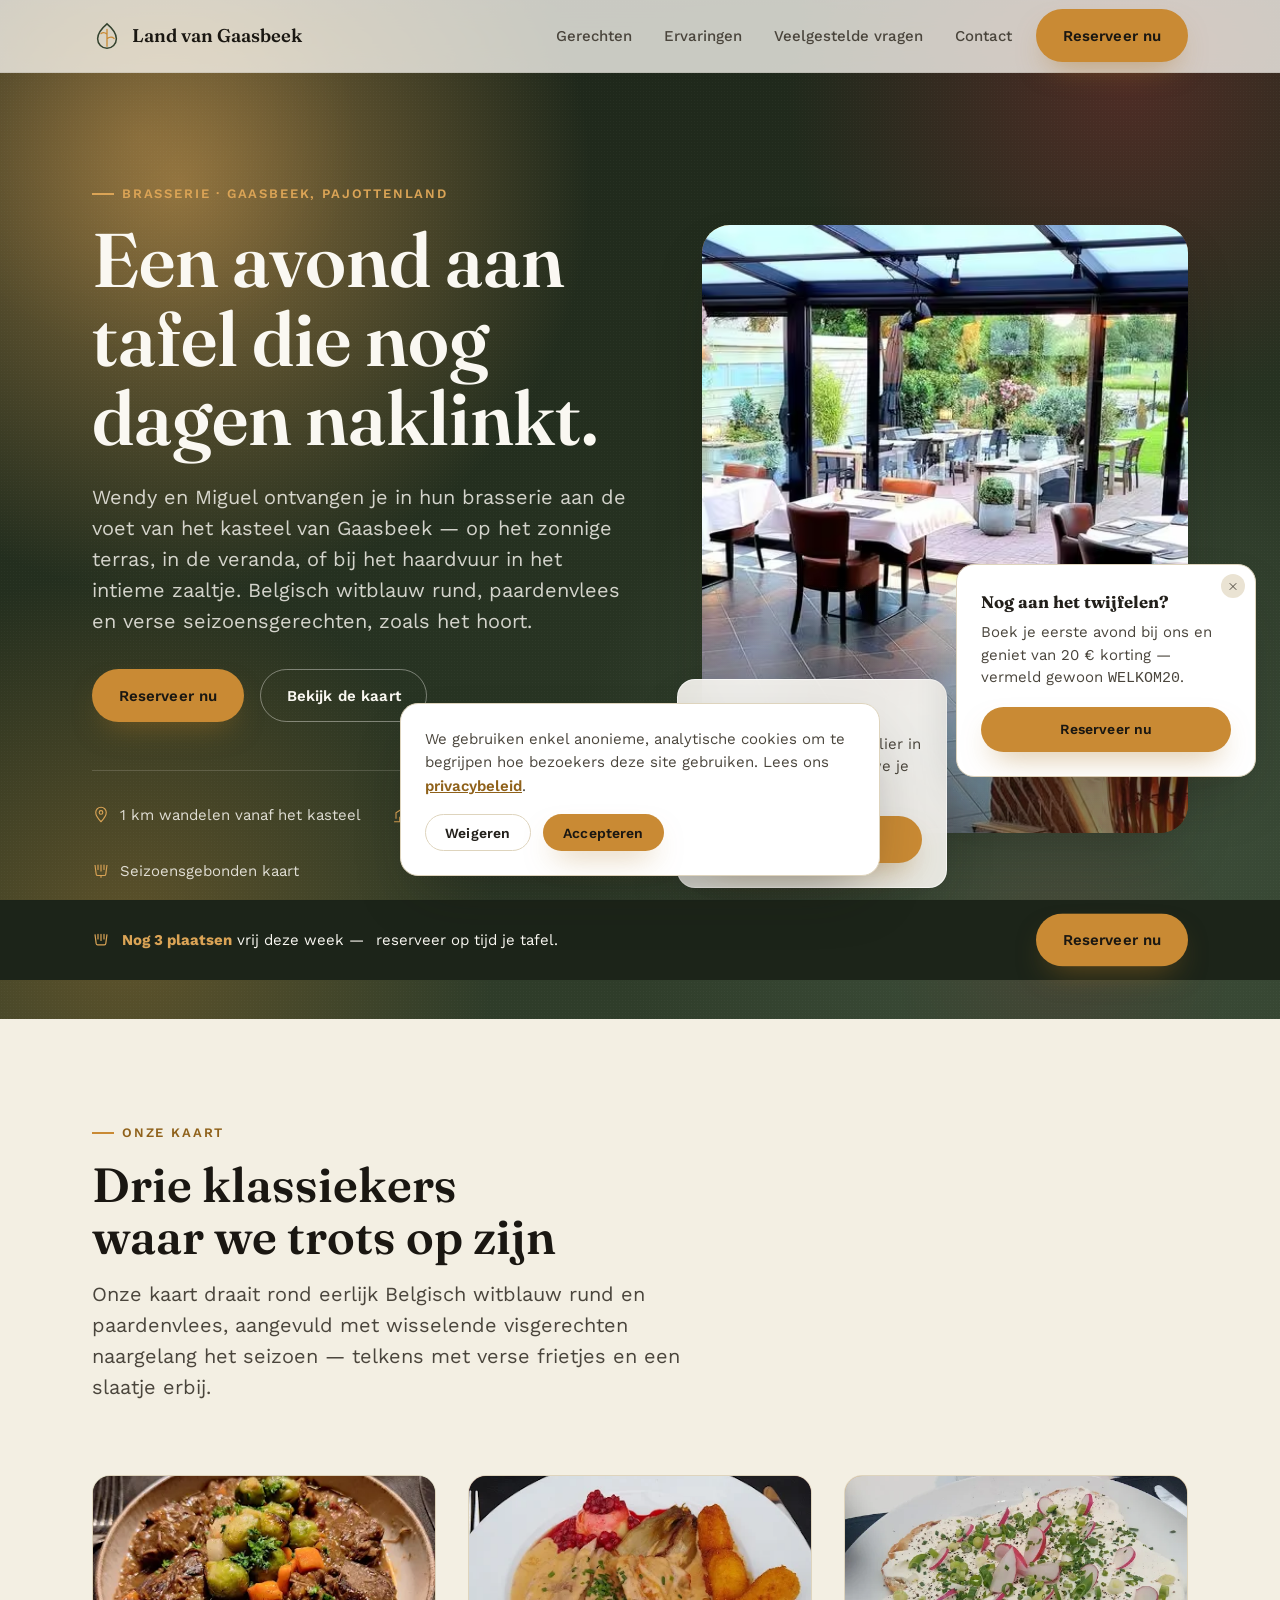
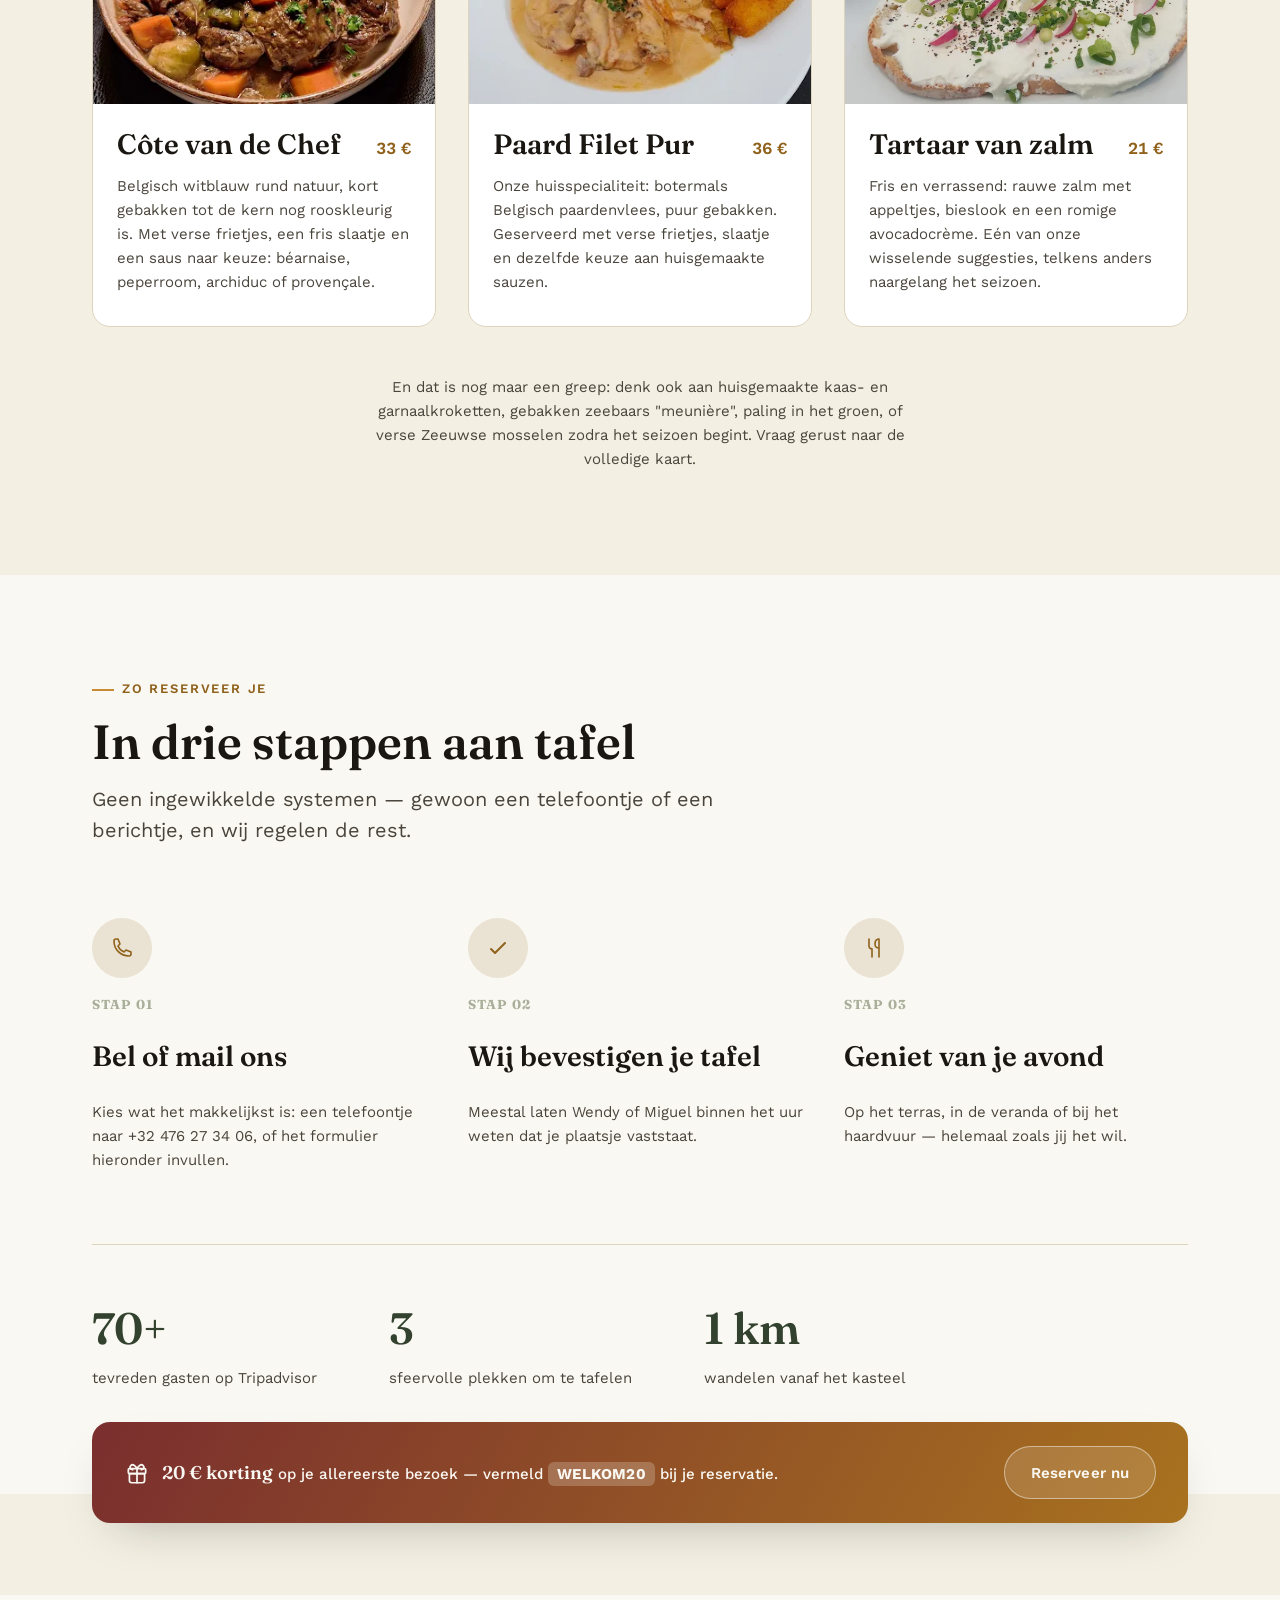
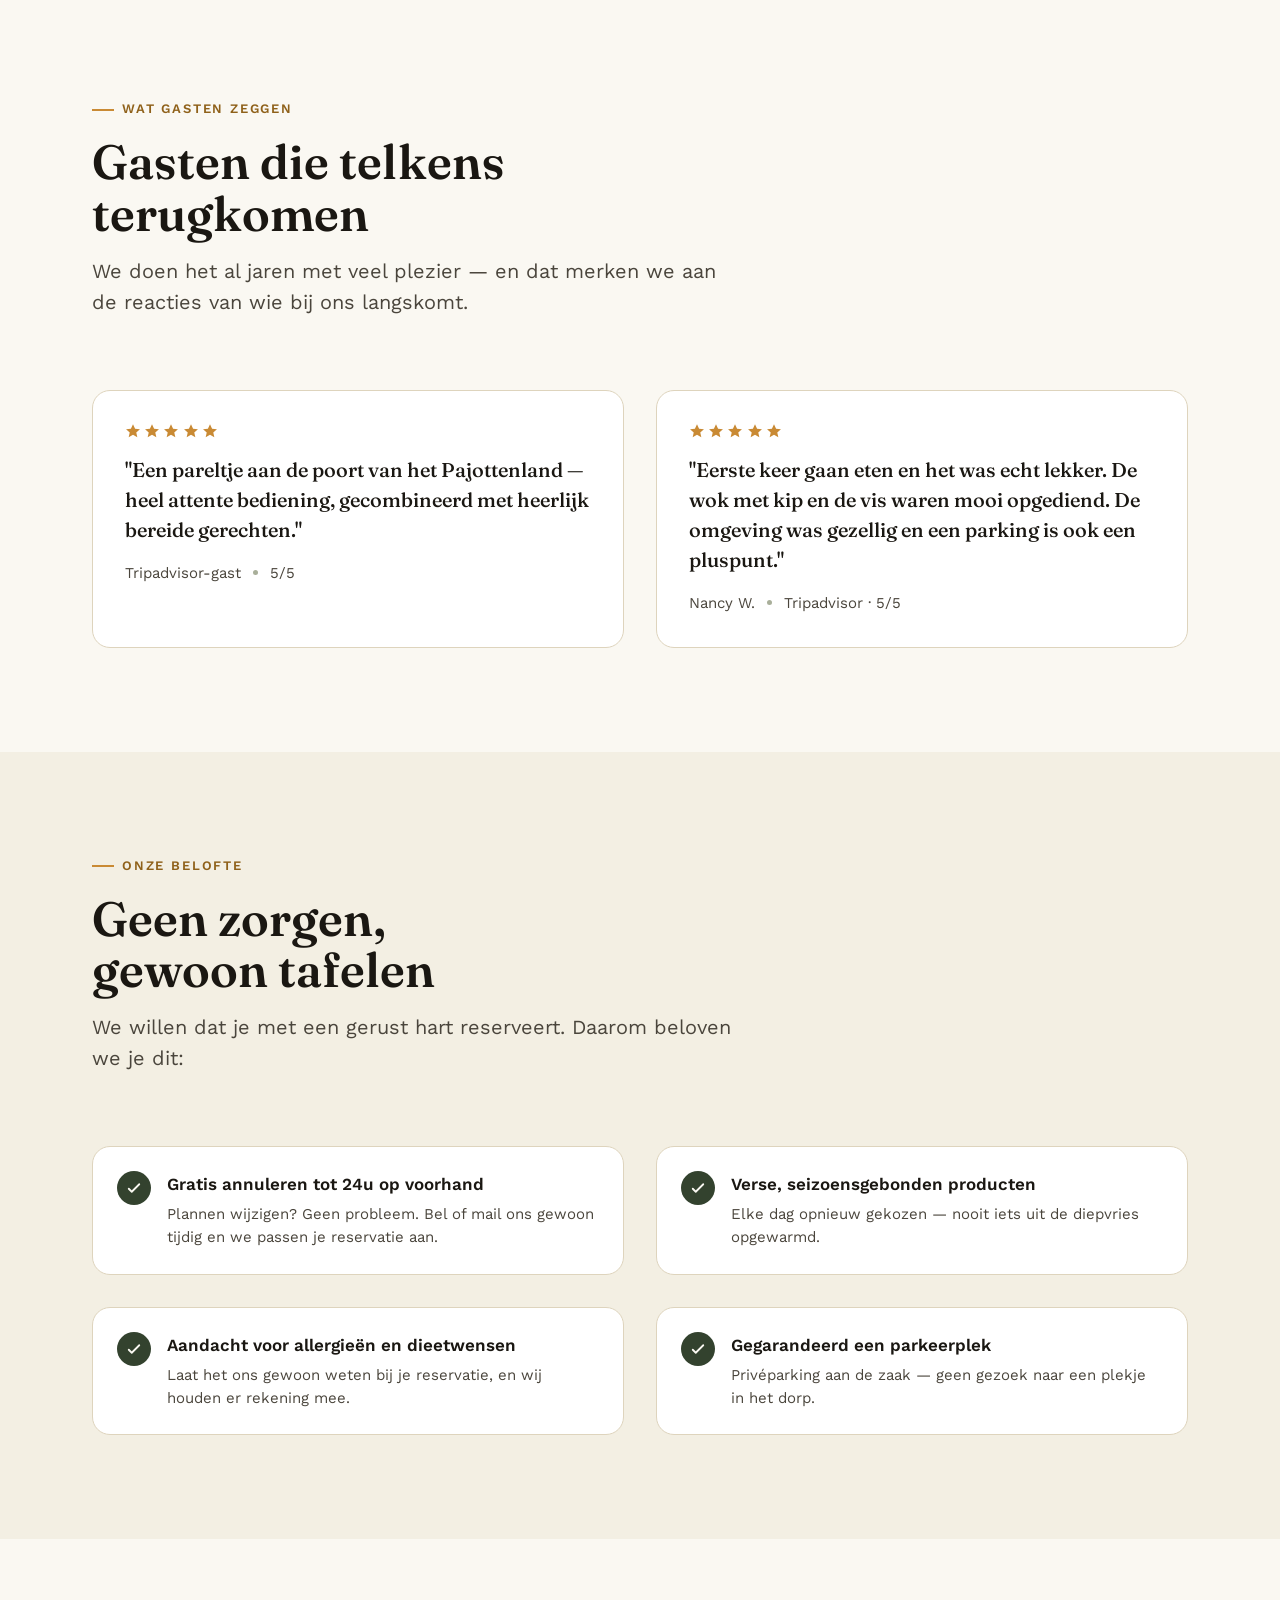
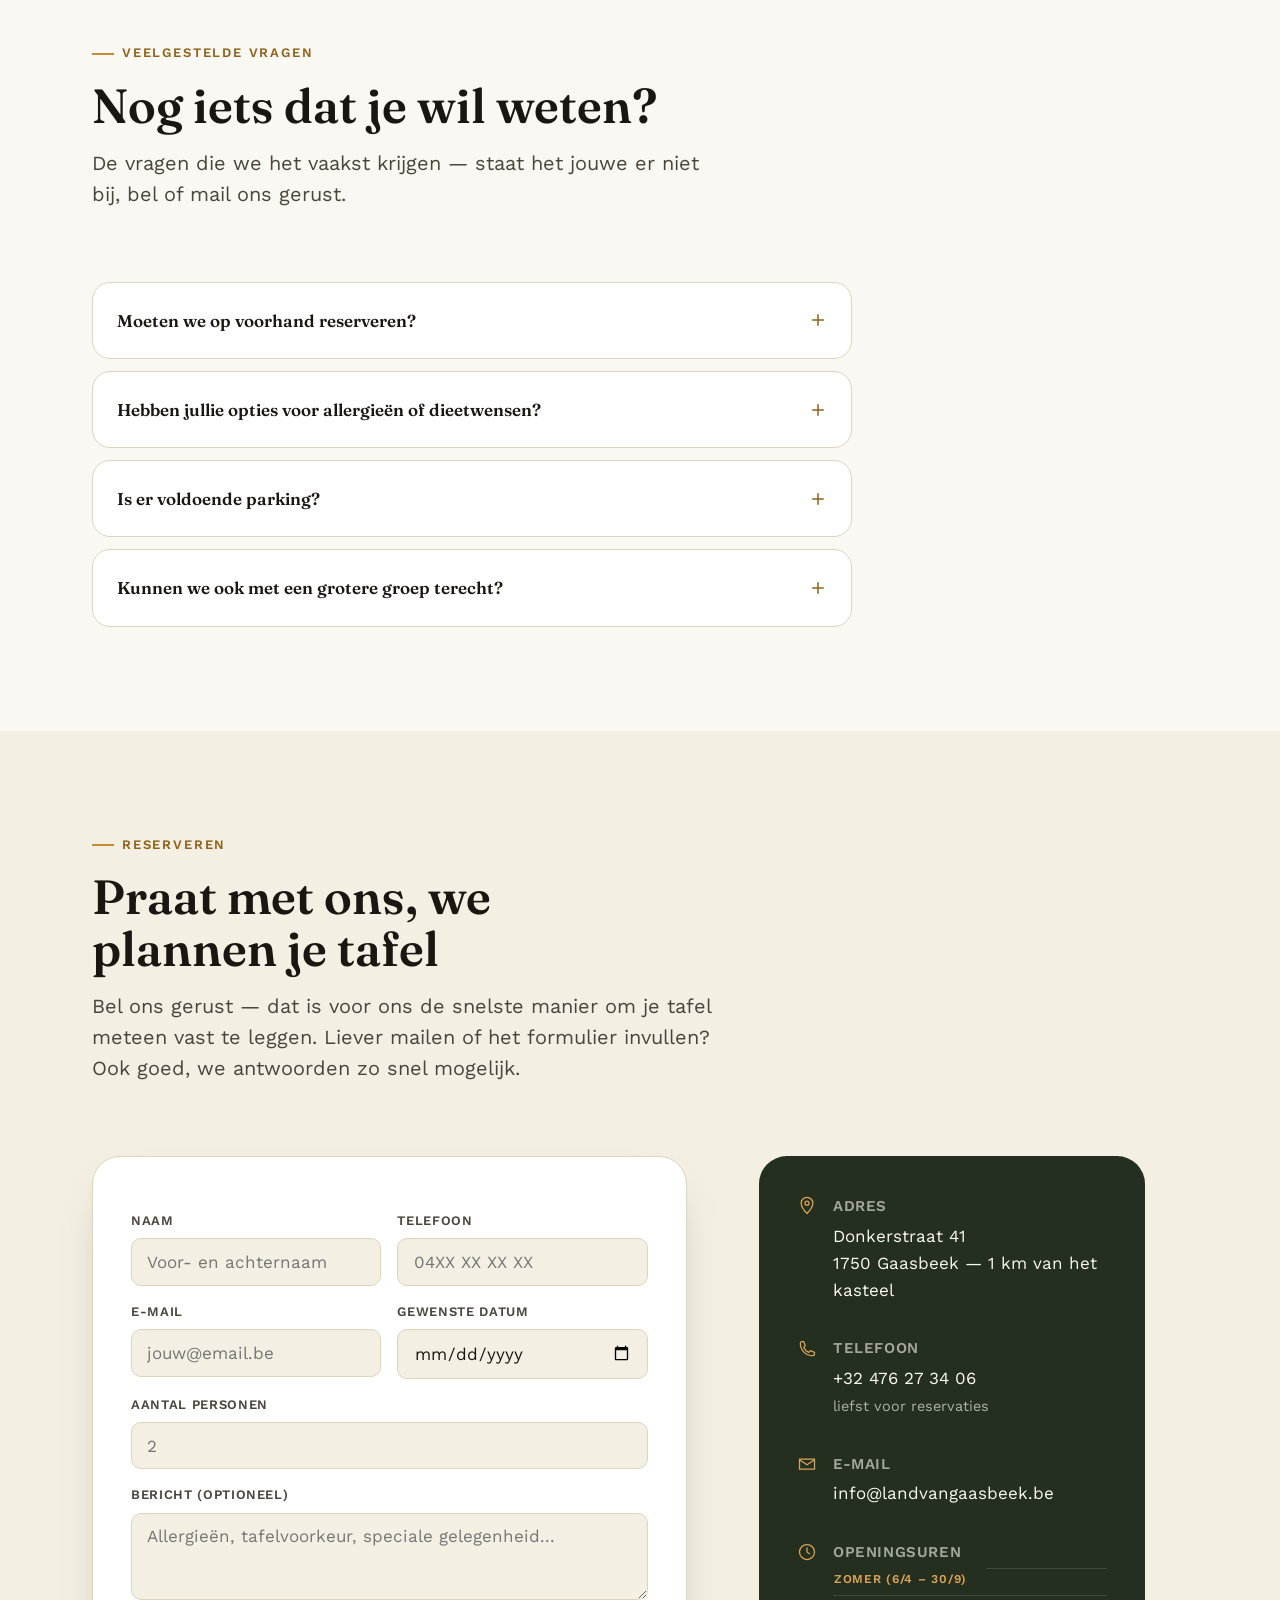
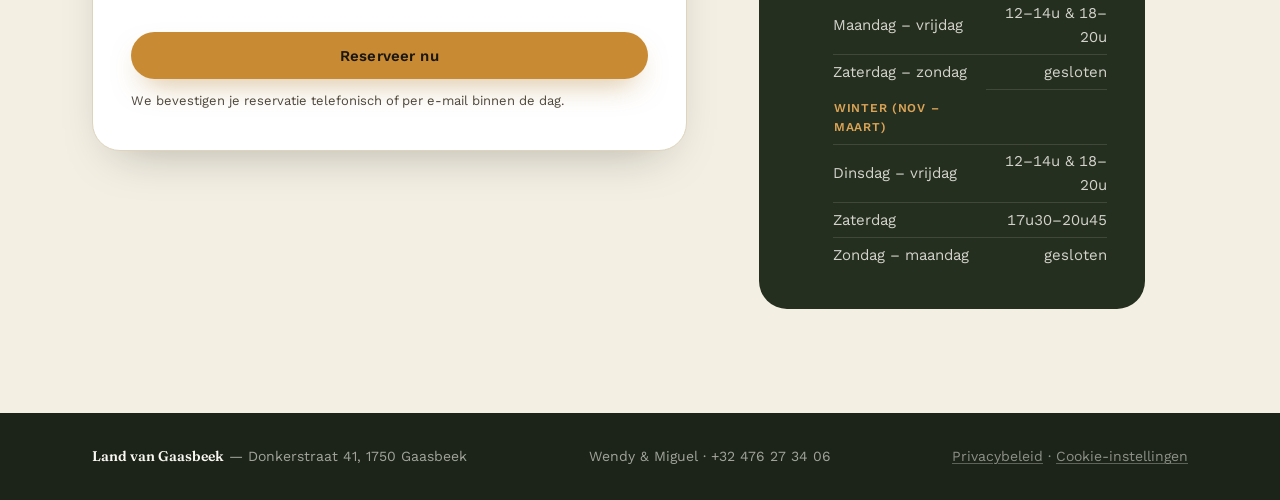
<file: index.html>
<!--
  Bij koppeling van het echte domein (landvangaasbeek.be):
  vervang overal https://idento-studio.github.io/land-van-gaasbeek-test/ door
  https://landvangaasbeek.be/ — in de <link>/<meta> hieronder, in de JSON-LD,
  en in /sitemap.xml en /robots.txt.
-->
<!DOCTYPE html>
<html lang="nl">
<head>
  <meta charset="utf-8">
  <meta name="viewport" content="width=device-width, initial-scale=1">
  <title>Land van Gaasbeek — Brasserie aan het kasteel</title>
  <meta name="description" content="Brasserie Land van Gaasbeek: Belgisch witblauw rund, paardenvlees en verse seizoensgerechten, op wandelafstand van het kasteel van Gaasbeek.">
  <meta name="robots" content="index, follow">
  <link rel="canonical" href="https://idento-studio.github.io/land-van-gaasbeek-test/">
  <meta name="theme-color" content="#33422e">

  <!-- Open Graph (Facebook, WhatsApp, LinkedIn...) -->
  <meta property="og:type" content="restaurant">
  <meta property="og:site_name" content="Land van Gaasbeek">
  <meta property="og:locale" content="nl_BE">
  <meta property="og:title" content="Land van Gaasbeek — Brasserie aan het kasteel">
  <meta property="og:description" content="Belgisch witblauw rund, paardenvlees en verse seizoensgerechten, op wandelafstand van het kasteel van Gaasbeek.">
  <meta property="og:url" content="https://idento-studio.github.io/land-van-gaasbeek-test/">
  <meta property="og:image" content="https://idento-studio.github.io/land-van-gaasbeek-test/assets/img/og-image.jpg">
  <meta property="og:image:width" content="1200">
  <meta property="og:image:height" content="630">
  <meta property="og:image:alt" content="De veranda van Land van Gaasbeek, gedekte tafels met zicht op het terras en de tuin">

  <!-- Twitter/X -->
  <meta name="twitter:card" content="summary_large_image">
  <meta name="twitter:title" content="Land van Gaasbeek — Brasserie aan het kasteel">
  <meta name="twitter:description" content="Belgisch witblauw rund, paardenvlees en verse seizoensgerechten, op wandelafstand van het kasteel van Gaasbeek.">
  <meta name="twitter:image" content="https://idento-studio.github.io/land-van-gaasbeek-test/assets/img/og-image.jpg">

  <!-- Favicons -->
  <link rel="icon" href="favicon.ico" sizes="any">
  <link rel="icon" href="assets/img/favicon.svg" type="image/svg+xml">
  <link rel="apple-touch-icon" href="assets/img/apple-touch-icon.png">
  <link rel="manifest" href="site.webmanifest">

  <!-- Fonts: preconnect + non-blocking load (print-media trick), met noscript-fallback -->
  <link rel="preconnect" href="https://fonts.googleapis.com">
  <link rel="preconnect" href="https://fonts.gstatic.com" crossorigin>
  <link rel="preload" as="style" href="https://fonts.googleapis.com/css2?family=Fraunces:opsz,wght@9..144,400;9..144,500;9..144,600;9..144,700&family=Work+Sans:wght@400;500;600;700&display=swap">
  <link href="https://fonts.googleapis.com/css2?family=Fraunces:opsz,wght@9..144,400;9..144,500;9..144,600;9..144,700&family=Work+Sans:wght@400;500;600;700&display=swap" rel="stylesheet" media="print" onload="this.media='all'">
  <noscript><link href="https://fonts.googleapis.com/css2?family=Fraunces:opsz,wght@9..144,400;9..144,500;9..144,600;9..144,700&family=Work+Sans:wght@400;500;600;700&display=swap" rel="stylesheet"></noscript>

  <!-- Volgorde is belangrijk: brand → layout → components → pagina -->
  <link rel="stylesheet" href="assets/css/brand.css">
  <link rel="stylesheet" href="assets/css/layout.css">
  <link rel="stylesheet" href="assets/css/components.css">
  <link rel="stylesheet" href="assets/css/pages/home.css">

  <script type="application/ld+json">
  {
    "@context": "https://schema.org",
    "@type": "Restaurant",
    "@id": "https://idento-studio.github.io/land-van-gaasbeek-test/#restaurant",
    "name": "Brasserie Land van Gaasbeek",
    "image": ["https://idento-studio.github.io/land-van-gaasbeek-test/assets/img/og-image.jpg"],
    "url": "https://idento-studio.github.io/land-van-gaasbeek-test/",
    "telephone": "+32476273406",
    "email": "info@landvangaasbeek.be",
    "priceRange": "€€",
    "servesCuisine": ["Belgisch", "Europees"],
    "acceptsReservations": true,
    "address": {
      "@type": "PostalAddress",
      "streetAddress": "Donkerstraat 41",
      "postalCode": "1750",
      "addressLocality": "Gaasbeek",
      "addressCountry": "BE"
    },
    "geo": {
      "@type": "GeoCoordinates",
      "latitude": 50.7986738,
      "longitude": 4.1875439
    },
    "sameAs": [
      "https://www.landvangaasbeek.be/",
      "https://www.facebook.com/landvangaasbeek/"
    ],
    "openingHoursSpecification": [
      { "@type": "OpeningHoursSpecification", "dayOfWeek": ["Monday","Tuesday","Wednesday","Thursday","Friday"], "opens": "12:00", "closes": "14:00", "validFrom": "2026-04-06", "validThrough": "2026-09-30" },
      { "@type": "OpeningHoursSpecification", "dayOfWeek": ["Monday","Tuesday","Wednesday","Thursday","Friday"], "opens": "18:00", "closes": "20:00", "validFrom": "2026-04-06", "validThrough": "2026-09-30" },
      { "@type": "OpeningHoursSpecification", "dayOfWeek": ["Tuesday","Wednesday","Thursday","Friday"], "opens": "12:00", "closes": "14:00", "validFrom": "2026-11-01", "validThrough": "2027-03-31" },
      { "@type": "OpeningHoursSpecification", "dayOfWeek": ["Tuesday","Wednesday","Thursday","Friday"], "opens": "18:00", "closes": "20:00", "validFrom": "2026-11-01", "validThrough": "2027-03-31" },
      { "@type": "OpeningHoursSpecification", "dayOfWeek": ["Saturday"], "opens": "17:30", "closes": "20:45", "validFrom": "2026-11-01", "validThrough": "2027-03-31" }
    ]
  }
  </script>
</head>
<body>

<a class="skip-link" href="#main-content">Ga naar inhoud</a>

<div class="progress-bar" aria-hidden="true"><div class="progress-bar-fill" id="progressFill"></div></div>

<nav class="nav" aria-label="Hoofdnavigatie">
  <div class="wrap nav-inner">
    <a href="#hero" class="brand-mark">
      <svg width="30" height="30" viewBox="0 0 32 32" fill="none" aria-hidden="true">
        <path d="M16 3C10 8 6 13.5 6 19a10 10 0 0 0 20 0c0-5.5-4-11-10-16Z" stroke="#33422e" stroke-width="1.6"/>
        <path d="M16 9v18M16 14c-2.4-2-4.6-2-6.4-.6M16 19c2.8-2.2 5.4-2.2 7.6-.4" stroke="#c98a34" stroke-width="1.4" stroke-linecap="round"/>
      </svg>
      Land van Gaasbeek
    </a>
    <div class="nav-cta">
      <div class="nav-links-list">
        <a href="#gerechten">Gerechten</a>
        <a href="#ervaringen">Ervaringen</a>
        <a href="#faq">Veelgestelde vragen</a>
        <a href="contact/">Contact</a>
      </div>
      <a href="#reserveren" class="btn btn-primary nav-pulse-btn">Reserveer nu</a>
    </div>
  </div>
</nav>

<header class="hero" id="hero">
  <div class="hero-mesh" aria-hidden="true">
    <div class="hero-blob hero-blob-a"></div>
    <div class="hero-blob hero-blob-b"></div>
  </div>
  <div class="wrap hero-grid">
    <div class="hero-card reveal">
      <span class="eyebrow">Brasserie · Gaasbeek, Pajottenland</span>
      <h1>Een avond aan tafel die nog dagen naklinkt.</h1>
      <p class="lead">Wendy en Miguel ontvangen je in hun brasserie aan de voet van het kasteel van Gaasbeek — op het zonnige terras, in de veranda, of bij het haardvuur in het intieme zaaltje. Belgisch witblauw rund, paardenvlees en verse seizoensgerechten, zoals het hoort.</p>
      <div class="hero-actions">
        <a href="#reserveren" class="btn btn-primary">
          Reserveer nu
        </a>
        <a href="#gerechten" class="btn btn-ghost">Bekijk de kaart</a>
      </div>
      <div class="hero-chips">
        <div class="hero-chip">
          <svg width="18" height="18" viewBox="0 0 24 24" fill="none" aria-hidden="true"><path d="M12 21s7-7.4 7-12.4A7 7 0 0 0 5 8.6C5 13.6 12 21 12 21Z" stroke="currentColor" stroke-width="1.5" stroke-linejoin="round"/><circle cx="12" cy="8.6" r="2.4" stroke="currentColor" stroke-width="1.5"/></svg>
          1 km wandelen vanaf het kasteel
        </div>
        <div class="hero-chip">
          <svg width="18" height="18" viewBox="0 0 24 24" fill="none" aria-hidden="true"><path d="M4 17V9l8-5 8 5v8" stroke="currentColor" stroke-width="1.5" stroke-linejoin="round"/><path d="M9 21v-6h6v6" stroke="currentColor" stroke-width="1.5"/><path d="M2 21h20" stroke="currentColor" stroke-width="1.5" stroke-linecap="round"/></svg>
          Privéparking aan de zaak
        </div>
        <div class="hero-chip">
          <svg width="18" height="18" viewBox="0 0 24 24" fill="none" aria-hidden="true"><path d="M4 4l1.6 12.4A2 2 0 0 0 7.6 18h8.8a2 2 0 0 0 2-1.8L20 4" stroke="currentColor" stroke-width="1.5" stroke-linejoin="round"/><path d="M8 4v6M12 4v8M16 4v6" stroke="currentColor" stroke-width="1.5" stroke-linecap="round"/><path d="M12 18v3" stroke="currentColor" stroke-width="1.5"/></svg>
          Seizoensgebonden kaart
        </div>
      </div>
    </div>

    <div class="hero-visual reveal" id="heroVisual">
      <div class="hero-photo" id="heroPhoto">
        <picture>
          <source srcset="assets/img/hero-veranda.avif" type="image/avif">
          <source srcset="assets/img/hero-veranda.webp" type="image/webp">
          <img
            src="assets/img/hero-veranda.jpg"
            width="1100"
            height="693"
            alt="De veranda van Land van Gaasbeek, gedekte tafels met zicht op het terras en de tuin"
            loading="eager"
            fetchpriority="high"
            decoding="async"
            onerror="this.style.display='none'"
          >
        </picture>
      </div>
      <div class="hero-booking-card">
        <div class="hero-booking-top">
          <svg width="18" height="18" viewBox="0 0 24 24" fill="none" aria-hidden="true"><path d="M4 4l1.6 12.4A2 2 0 0 0 7.6 18h8.8a2 2 0 0 0 2-1.8L20 4" stroke="currentColor" stroke-width="1.6" stroke-linejoin="round"/><path d="M8 4v6M12 4v8M16 4v6" stroke="currentColor" stroke-width="1.6" stroke-linecap="round"/></svg>
          <span>Snel reserveren</span>
        </div>
        <p>Bel ons of vul het formulier in — meestal bevestigen we je tafel binnen het uur.</p>
        <a href="#reserveren" class="btn btn-primary">Reserveer nu</a>
      </div>
    </div>
  </div>
</header>

<main id="main-content">
  <section class="section" id="gerechten">
    <div class="wrap">
      <div class="section-head reveal">
        <span class="eyebrow">Onze kaart</span>
        <h2>Drie klassiekers waar we trots op zijn</h2>
        <p>Onze kaart draait rond eerlijk Belgisch witblauw rund en paardenvlees, aangevuld met wisselende visgerechten naargelang het seizoen — telkens met verse frietjes en een slaatje erbij.</p>
      </div>
      <div class="dish-grid">
        <article class="dish-card reveal">
          <div class="dish-visual dish-visual-1">
            <img src="assets/img/gerecht1.webp" alt="Gerecht met rundsvlees in donkere saus, spruitjes en worteltjes"
                 width="382" height="510" loading="lazy" decoding="async">
          </div>
          <div class="dish-body">
            <div class="dish-top">
              <h3>Côte van de Chef</h3>
              <span class="dish-price">33&nbsp;€</span>
            </div>
            <p>Belgisch witblauw rund natuur, kort gebakken tot de kern nog rooskleurig is. Met verse frietjes, een fris slaatje en een saus naar keuze: béarnaise, peperroom, archiduc of provençale.</p>
          </div>
        </article>

        <article class="dish-card reveal">
          <div class="dish-visual dish-visual-2">
            <img src="assets/img/gerecht2.webp" alt="Bord met vlees in romige saus, witloof, kroketten en rode vruchten"
                 width="382" height="510" loading="lazy" decoding="async">
          </div>
          <div class="dish-body">
            <div class="dish-top">
              <h3>Paard Filet Pur</h3>
              <span class="dish-price">36&nbsp;€</span>
            </div>
            <p>Onze huisspecialiteit: botermals Belgisch paardenvlees, puur gebakken. Geserveerd met verse frietjes, slaatje en dezelfde keuze aan huisgemaakte sauzen.</p>
          </div>
        </article>

        <article class="dish-card reveal">
          <div class="dish-visual dish-visual-3">
            <img src="assets/img/gerecht3.webp" alt="Boterham met verse kaas, radijsjes en fijngesneden lente-ui"
                 width="680" height="382" loading="lazy" decoding="async">
          </div>
          <div class="dish-body">
            <div class="dish-top">
              <h3>Tartaar van zalm</h3>
              <span class="dish-price">21&nbsp;€</span>
            </div>
            <p>Fris en verrassend: rauwe zalm met appeltjes, bieslook en een romige avocadocrème. Eén van onze wisselende suggesties, telkens anders naargelang het seizoen.</p>
          </div>
        </article>
      </div>
      <p class="dish-note reveal">En dat is nog maar een greep: denk ook aan huisgemaakte kaas- en garnaalkroketten, gebakken zeebaars "meunière", paling in het groen, of verse Zeeuwse mosselen zodra het seizoen begint. Vraag gerust naar de volledige kaart.</p>
    </div>
  </section>

  <section class="section section-alt" id="zo-werkt-het">
    <div class="wrap">
      <div class="section-head reveal">
        <span class="eyebrow">Zo reserveer je</span>
        <h2>In drie stappen aan tafel</h2>
        <p>Geen ingewikkelde systemen — gewoon een telefoontje of een berichtje, en wij regelen de rest.</p>
      </div>
      <div class="steps-grid">
        <div class="step-card reveal">
          <div class="step-icon">
            <svg width="24" height="24" viewBox="0 0 24 24" fill="none" aria-hidden="true"><path d="M4 5c0-1 1-2 2-2h2l2 5-2 2c1 2.5 3.5 5 6 6l2-2 5 2v2c0 1-1 2-2 2C10.5 20 4 13.5 4 5Z" stroke="currentColor" stroke-width="1.6" stroke-linejoin="round"/></svg>
          </div>
          <span class="step-num">STAP 01</span>
          <h3>Bel of mail ons</h3>
          <p>Kies wat het makkelijkst is: een telefoontje naar +32 476 27 34 06, of het formulier hieronder invullen.</p>
        </div>
        <div class="step-card reveal">
          <div class="step-icon">
            <svg width="24" height="24" viewBox="0 0 24 24" fill="none" aria-hidden="true"><path d="M5 13l4 4L19 7" stroke="currentColor" stroke-width="2" stroke-linecap="round" stroke-linejoin="round"/></svg>
          </div>
          <span class="step-num">STAP 02</span>
          <h3>Wij bevestigen je tafel</h3>
          <p>Meestal laten Wendy of Miguel binnen het uur weten dat je plaatsje vaststaat.</p>
        </div>
        <div class="step-card reveal">
          <div class="step-icon">
            <svg width="24" height="24" viewBox="0 0 24 24" fill="none" aria-hidden="true"><path d="M7 3v7c0 1.7 1.3 3 3 2.8V21M17 3v18M17 3c-2.5 0-4 1.8-4 5s1.5 4 4 4" stroke="currentColor" stroke-width="1.6" stroke-linecap="round" stroke-linejoin="round"/></svg>
          </div>
          <span class="step-num">STAP 03</span>
          <h3>Geniet van je avond</h3>
          <p>Op het terras, in de veranda of bij het haardvuur — helemaal zoals jij het wil.</p>
        </div>
      </div>
      <div class="stats-row reveal">
        <div class="stat-item">
          <span class="stat-num" data-count-to="70" data-suffix="+">70+</span>
          <span class="stat-label">tevreden gasten op Tripadvisor</span>
        </div>
        <div class="stat-item">
          <span class="stat-num" data-count-to="3">3</span>
          <span class="stat-label">sfeervolle plekken om te tafelen</span>
        </div>
        <div class="stat-item">
          <span class="stat-num" data-count-to="1" data-suffix=" km">1 km</span>
          <span class="stat-label">wandelen vanaf het kasteel</span>
        </div>
      </div>
    </div>
  </section>

  <div class="wrap">
    <div class="offer-bar reveal">
      <div class="offer-bar-text">
        <svg width="26" height="26" viewBox="0 0 24 24" fill="none" aria-hidden="true"><path d="M12 8v13M12 8c-1.5-3-4-4.5-5.5-3S5 8.5 8 9M12 8c1.5-3 4-4.5 5.5-3S19 8.5 16 9" stroke="#faf8f2" stroke-width="1.6" stroke-linecap="round" stroke-linejoin="round"/><rect x="4" y="8" width="16" height="4.5" rx="1" stroke="#faf8f2" stroke-width="1.6"/><path d="M5 12.5h14V19a2 2 0 0 1-2 2H7a2 2 0 0 1-2-2v-6.5Z" stroke="#faf8f2" stroke-width="1.6" stroke-linejoin="round"/></svg>
        <span><strong>20&nbsp;€ korting</strong> op je allereerste bezoek — vermeld <code>WELKOM20</code> bij je reservatie.</span>
      </div>
      <a href="#reserveren" class="btn btn-outline" style="background:rgba(250,248,242,0.14); border-color:rgba(250,248,242,0.5); color:var(--linen-50);">Reserveer nu</a>
    </div>
  </div>

  <section class="section section-alt" id="ervaringen">
    <div class="wrap">
      <div class="section-head reveal">
        <span class="eyebrow">Wat gasten zeggen</span>
        <h2>Gasten die telkens terugkomen</h2>
        <p>We doen het al jaren met veel plezier — en dat merken we aan de reacties van wie bij ons langskomt.</p>
      </div>
      <div class="quote-row">
        <div class="quote-card reveal">
          <div class="stars" aria-hidden="true">
            <svg width="16" height="16" viewBox="0 0 20 20" fill="currentColor"><path d="M10 1.5l2.6 5.6 6.1.6-4.6 4.1 1.3 6-5.4-3.1-5.4 3.1 1.3-6-4.6-4.1 6.1-.6L10 1.5Z"/></svg>
            <svg width="16" height="16" viewBox="0 0 20 20" fill="currentColor"><path d="M10 1.5l2.6 5.6 6.1.6-4.6 4.1 1.3 6-5.4-3.1-5.4 3.1 1.3-6-4.6-4.1 6.1-.6L10 1.5Z"/></svg>
            <svg width="16" height="16" viewBox="0 0 20 20" fill="currentColor"><path d="M10 1.5l2.6 5.6 6.1.6-4.6 4.1 1.3 6-5.4-3.1-5.4 3.1 1.3-6-4.6-4.1 6.1-.6L10 1.5Z"/></svg>
            <svg width="16" height="16" viewBox="0 0 20 20" fill="currentColor"><path d="M10 1.5l2.6 5.6 6.1.6-4.6 4.1 1.3 6-5.4-3.1-5.4 3.1 1.3-6-4.6-4.1 6.1-.6L10 1.5Z"/></svg>
            <svg width="16" height="16" viewBox="0 0 20 20" fill="currentColor"><path d="M10 1.5l2.6 5.6 6.1.6-4.6 4.1 1.3 6-5.4-3.1-5.4 3.1 1.3-6-4.6-4.1 6.1-.6L10 1.5Z"/></svg>
          </div>
          <p class="quote-text">"Een pareltje aan de poort van het Pajottenland — heel attente bediening, gecombineerd met heerlijk bereide gerechten."</p>
          <div class="quote-attr"><span>Tripadvisor-gast</span><span class="dot"></span><span>5/5</span></div>
        </div>
        <div class="quote-card reveal">
          <div class="stars" aria-hidden="true">
            <svg width="16" height="16" viewBox="0 0 20 20" fill="currentColor"><path d="M10 1.5l2.6 5.6 6.1.6-4.6 4.1 1.3 6-5.4-3.1-5.4 3.1 1.3-6-4.6-4.1 6.1-.6L10 1.5Z"/></svg>
            <svg width="16" height="16" viewBox="0 0 20 20" fill="currentColor"><path d="M10 1.5l2.6 5.6 6.1.6-4.6 4.1 1.3 6-5.4-3.1-5.4 3.1 1.3-6-4.6-4.1 6.1-.6L10 1.5Z"/></svg>
            <svg width="16" height="16" viewBox="0 0 20 20" fill="currentColor"><path d="M10 1.5l2.6 5.6 6.1.6-4.6 4.1 1.3 6-5.4-3.1-5.4 3.1 1.3-6-4.6-4.1 6.1-.6L10 1.5Z"/></svg>
            <svg width="16" height="16" viewBox="0 0 20 20" fill="currentColor"><path d="M10 1.5l2.6 5.6 6.1.6-4.6 4.1 1.3 6-5.4-3.1-5.4 3.1 1.3-6-4.6-4.1 6.1-.6L10 1.5Z"/></svg>
            <svg width="16" height="16" viewBox="0 0 20 20" fill="currentColor"><path d="M10 1.5l2.6 5.6 6.1.6-4.6 4.1 1.3 6-5.4-3.1-5.4 3.1 1.3-6-4.6-4.1 6.1-.6L10 1.5Z"/></svg>
          </div>
          <p class="quote-text">"Eerste keer gaan eten en het was echt lekker. De wok met kip en de vis waren mooi opgediend. De omgeving was gezellig en een parking is ook een pluspunt."</p>
          <div class="quote-attr"><span>Nancy W.</span><span class="dot"></span><span>Tripadvisor · 5/5</span></div>
        </div>
      </div>
    </div>
  </section>

  <section class="section" id="garantie">
    <div class="wrap">
      <div class="section-head reveal">
        <span class="eyebrow">Onze belofte</span>
        <h2>Geen zorgen, gewoon tafelen</h2>
        <p>We willen dat je met een gerust hart reserveert. Daarom beloven we je dit:</p>
      </div>
      <div class="guarantee-grid">
        <div class="guarantee-item reveal">
          <div class="guarantee-check">
            <svg width="18" height="18" viewBox="0 0 24 24" fill="none" aria-hidden="true"><path d="M5 13l4 4L19 7" stroke="#faf8f2" stroke-width="2.4" stroke-linecap="round" stroke-linejoin="round"/></svg>
          </div>
          <div>
            <h3>Gratis annuleren tot 24u op voorhand</h3>
            <p>Plannen wijzigen? Geen probleem. Bel of mail ons gewoon tijdig en we passen je reservatie aan.</p>
          </div>
        </div>
        <div class="guarantee-item reveal">
          <div class="guarantee-check">
            <svg width="18" height="18" viewBox="0 0 24 24" fill="none" aria-hidden="true"><path d="M5 13l4 4L19 7" stroke="#faf8f2" stroke-width="2.4" stroke-linecap="round" stroke-linejoin="round"/></svg>
          </div>
          <div>
            <h3>Verse, seizoensgebonden producten</h3>
            <p>Elke dag opnieuw gekozen — nooit iets uit de diepvries opgewarmd.</p>
          </div>
        </div>
        <div class="guarantee-item reveal">
          <div class="guarantee-check">
            <svg width="18" height="18" viewBox="0 0 24 24" fill="none" aria-hidden="true"><path d="M5 13l4 4L19 7" stroke="#faf8f2" stroke-width="2.4" stroke-linecap="round" stroke-linejoin="round"/></svg>
          </div>
          <div>
            <h3>Aandacht voor allergieën en dieetwensen</h3>
            <p>Laat het ons gewoon weten bij je reservatie, en wij houden er rekening mee.</p>
          </div>
        </div>
        <div class="guarantee-item reveal">
          <div class="guarantee-check">
            <svg width="18" height="18" viewBox="0 0 24 24" fill="none" aria-hidden="true"><path d="M5 13l4 4L19 7" stroke="#faf8f2" stroke-width="2.4" stroke-linecap="round" stroke-linejoin="round"/></svg>
          </div>
          <div>
            <h3>Gegarandeerd een parkeerplek</h3>
            <p>Privéparking aan de zaak — geen gezoek naar een plekje in het dorp.</p>
          </div>
        </div>
      </div>
    </div>
  </section>

  <section class="section section-alt" id="faq">
    <div class="wrap">
      <div class="section-head reveal">
        <span class="eyebrow">Veelgestelde vragen</span>
        <h2>Nog iets dat je wil weten?</h2>
        <p>De vragen die we het vaakst krijgen — staat het jouwe er niet bij, bel of mail ons gerust.</p>
      </div>
      <div class="faq-list">
        <details class="faq-item reveal">
          <summary>Moeten we op voorhand reserveren?<svg class="faq-chevron" width="18" height="18" viewBox="0 0 24 24" fill="none" aria-hidden="true"><path d="M12 5v14M5 12h14" stroke="currentColor" stroke-width="2" stroke-linecap="round"/></svg></summary>
          <p>Dat raden we zeker aan, vooral in het weekend en tijdens drukke periodes. Telefonisch reserveren op +32 476 27 34 06 gaat het snelst, maar het formulier hieronder werkt ook prima.</p>
        </details>
        <details class="faq-item reveal">
          <summary>Hebben jullie opties voor allergieën of dieetwensen?<svg class="faq-chevron" width="18" height="18" viewBox="0 0 24 24" fill="none" aria-hidden="true"><path d="M12 5v14M5 12h14" stroke="currentColor" stroke-width="2" stroke-linecap="round"/></svg></summary>
          <p>Zeker. Laat het ons gewoon weten bij je reservatie of in het berichtveld van het formulier, dan houden we er in de keuken rekening mee.</p>
        </details>
        <details class="faq-item reveal">
          <summary>Is er voldoende parking?<svg class="faq-chevron" width="18" height="18" viewBox="0 0 24 24" fill="none" aria-hidden="true"><path d="M12 5v14M5 12h14" stroke="currentColor" stroke-width="2" stroke-linecap="round"/></svg></summary>
          <p>Ja, we hebben privéparking aan de zaak. Je hoeft dus niet te zoeken naar een plekje in het dorp van Gaasbeek.</p>
        </details>
        <details class="faq-item reveal">
          <summary>Kunnen we ook met een grotere groep terecht?<svg class="faq-chevron" width="18" height="18" viewBox="0 0 24 24" fill="none" aria-hidden="true"><path d="M12 5v14M5 12h14" stroke="currentColor" stroke-width="2" stroke-linecap="round"/></svg></summary>
          <p>Zeker, bel of mail ons even met hoeveel jullie zijn en voor welke gelegenheid, dan bekijken we samen de mogelijkheden in de veranda of het zaaltje.</p>
        </details>
      </div>
    </div>
  </section>

  <section class="section" id="reserveren">
    <div class="wrap">
      <div class="section-head reveal">
        <span class="eyebrow">Reserveren</span>
        <h2>Praat met ons, we plannen je tafel</h2>
        <p>Bel ons gerust — dat is voor ons de snelste manier om je tafel meteen vast te leggen. Liever mailen of het formulier invullen? Ook goed, we antwoorden zo snel mogelijk.</p>
      </div>
      <div class="contact-grid">
        <form class="form-card reveal" id="reserveForm" data-ajax-form>
          <div class="form-row">
            <div class="field">
              <label for="naam">Naam</label>
              <input type="text" id="naam" name="naam" aria-describedby="naam-error" placeholder="Voor- en achternaam" autocomplete="name" required>
              <span class="field-error" id="naam-error"></span>
            </div>
            <div class="field">
              <label for="telefoon">Telefoon</label>
              <input type="tel" id="telefoon" name="telefoon" aria-describedby="telefoon-error" placeholder="04XX XX XX XX" autocomplete="tel" inputmode="tel" required>
              <span class="field-error" id="telefoon-error"></span>
            </div>
          </div>
          <div class="form-row">
            <div class="field">
              <label for="email">E-mail</label>
              <input type="email" id="email" name="email" aria-describedby="email-error" placeholder="jouw@email.be" autocomplete="email" inputmode="email" required>
              <span class="field-error" id="email-error"></span>
            </div>
            <div class="field">
              <label for="datum">Gewenste datum</label>
              <input type="date" id="datum" name="datum" required>
            </div>
          </div>
          <div class="field">
            <label for="personen">Aantal personen</label>
            <input type="number" id="personen" name="personen" min="1" placeholder="2" required>
          </div>
          <div class="field">
            <label for="bericht">Bericht (optioneel)</label>
            <textarea id="bericht" name="bericht" rows="3" placeholder="Allergieën, tafelvoorkeur, speciale gelegenheid..."></textarea>
          </div>

          <!-- Honeypot tegen spambots. Laat leeg — mensen zien dit veld niet. -->
          <div class="field-trap" aria-hidden="true">
            <label for="website-hero">Website</label>
            <input type="text" id="website-hero" name="website" tabindex="-1" autocomplete="off">
          </div>

          <button type="submit" class="btn btn-primary">Reserveer nu</button>
          <p class="form-hint">We bevestigen je reservatie telefonisch of per e-mail binnen de dag.</p>
          <div class="form-status" id="reserveFormStatus" aria-live="polite"></div>
          <noscript>
            <p class="form-status is-visible is-error">
              JavaScript staat uit — bel ons liever op <a href="tel:+32476273406">+32 476 27 34 06</a>
              of mail naar <a href="mailto:info@landvangaasbeek.be">info@landvangaasbeek.be</a>.
            </p>
          </noscript>
        </form>

        <div class="info-card reveal">
          <div class="info-row">
            <svg width="20" height="20" viewBox="0 0 24 24" fill="none" aria-hidden="true"><path d="M12 21s7-7.4 7-12.4A7 7 0 0 0 5 8.6C5 13.6 12 21 12 21Z" stroke="currentColor" stroke-width="1.5" stroke-linejoin="round"/><circle cx="12" cy="8.6" r="2.4" stroke="currentColor" stroke-width="1.5"/></svg>
            <div>
              <h4>Adres</h4>
              <p>Donkerstraat 41<br>1750 Gaasbeek — 1 km van het kasteel</p>
            </div>
          </div>
          <div class="info-row">
            <svg width="20" height="20" viewBox="0 0 24 24" fill="none" aria-hidden="true"><path d="M4 5c0-1 1-2 2-2h2l2 5-2 2c1 2.5 3.5 5 6 6l2-2 5 2v2c0 1-1 2-2 2C10.5 20 4 13.5 4 5Z" stroke="currentColor" stroke-width="1.5" stroke-linejoin="round"/></svg>
            <div>
              <h4>Telefoon</h4>
              <p><a href="tel:+32476273406">+32 476 27 34 06</a><br><span style="opacity:.65; font-size:.85em;">liefst voor reservaties</span></p>
            </div>
          </div>
          <div class="info-row">
            <svg width="20" height="20" viewBox="0 0 24 24" fill="none" aria-hidden="true"><path d="M3 6h18v12H3V6Z" stroke="currentColor" stroke-width="1.5"/><path d="m3 7 9 6 9-6" stroke="currentColor" stroke-width="1.5" stroke-linejoin="round"/></svg>
            <div>
              <h4>E-mail</h4>
              <p><a href="mailto:info@landvangaasbeek.be">info@landvangaasbeek.be</a></p>
            </div>
          </div>
          <div class="info-row" style="align-items:flex-start;">
            <svg width="20" height="20" viewBox="0 0 24 24" fill="none" aria-hidden="true"><path d="M12 7v5l3 2" stroke="currentColor" stroke-width="1.5" stroke-linecap="round"/><circle cx="12" cy="12" r="9" stroke="currentColor" stroke-width="1.5"/></svg>
            <div style="width:100%;">
              <h4>Openingsuren</h4>
              <table class="hours-table">
                <tr><th>Zomer (6/4 – 30/9)</th><td></td></tr>
                <tr><td>Maandag – vrijdag</td><td>12–14u &amp; 18–20u</td></tr>
                <tr><td>Zaterdag – zondag</td><td>gesloten</td></tr>
                <tr><th style="padding-top:.6rem;">Winter (nov – maart)</th><td></td></tr>
                <tr><td>Dinsdag – vrijdag</td><td>12–14u &amp; 18–20u</td></tr>
                <tr><td>Zaterdag</td><td>17u30–20u45</td></tr>
                <tr><td>Zondag – maandag</td><td>gesloten</td></tr>
              </table>
            </div>
          </div>
        </div>
      </div>
    </div>
  </section>
</main>

<footer>
  <div class="wrap footer-inner">
    <span><strong>Land van Gaasbeek</strong> — Donkerstraat 41, 1750 Gaasbeek</span>
    <span>Wendy &amp; Miguel · +32 476 27 34 06</span>
    <span class="footer-legal"><a href="privacy/">Privacybeleid</a> · <a href="#" data-cookie-settings>Cookie-instellingen</a></span>
  </div>
</footer>

<div class="sticky-bar" id="stickyBar">
  <div class="wrap sticky-bar-inner">
    <div class="sticky-bar-msg">
      <svg width="18" height="18" viewBox="0 0 24 24" fill="none" aria-hidden="true"><path d="M4 4l1.6 12.4A2 2 0 0 0 7.6 18h8.8a2 2 0 0 0 2-1.8L20 4" stroke="currentColor" stroke-width="1.6" stroke-linejoin="round"/><path d="M8 4v6M12 4v8M16 4v6" stroke="currentColor" stroke-width="1.6" stroke-linecap="round"/></svg>
      <span class="long"><b>Nog 3 plaatsen</b>&nbsp;vrij deze week —</span>
      <span>reserveer op tijd je tafel.</span>
    </div>
    <a href="#reserveren" class="btn btn-primary">Reserveer nu</a>
  </div>
</div>

<div class="nudge" id="nudge">
  <button type="button" class="nudge-close" id="nudgeClose" aria-label="Sluiten">
    <svg width="13" height="13" viewBox="0 0 24 24" fill="none" aria-hidden="true"><path d="M6 6l12 12M18 6 6 18" stroke="currentColor" stroke-width="2" stroke-linecap="round"/></svg>
  </button>
  <strong>Nog aan het twijfelen?</strong>
  <p>Boek je eerste avond bij ons en geniet van 20&nbsp;€ korting — vermeld gewoon <code>WELKOM20</code>.</p>
  <a href="#reserveren" class="btn btn-primary">Reserveer nu</a>
</div>

<script src="assets/js/cookie-consent.js" data-privacy-url="privacy/" defer></script>
<script src="assets/js/analytics.js" defer></script>
<script src="assets/js/site.js" defer></script>
<script src="assets/js/contact-form.js" defer></script>
</body>
</html>
</file>
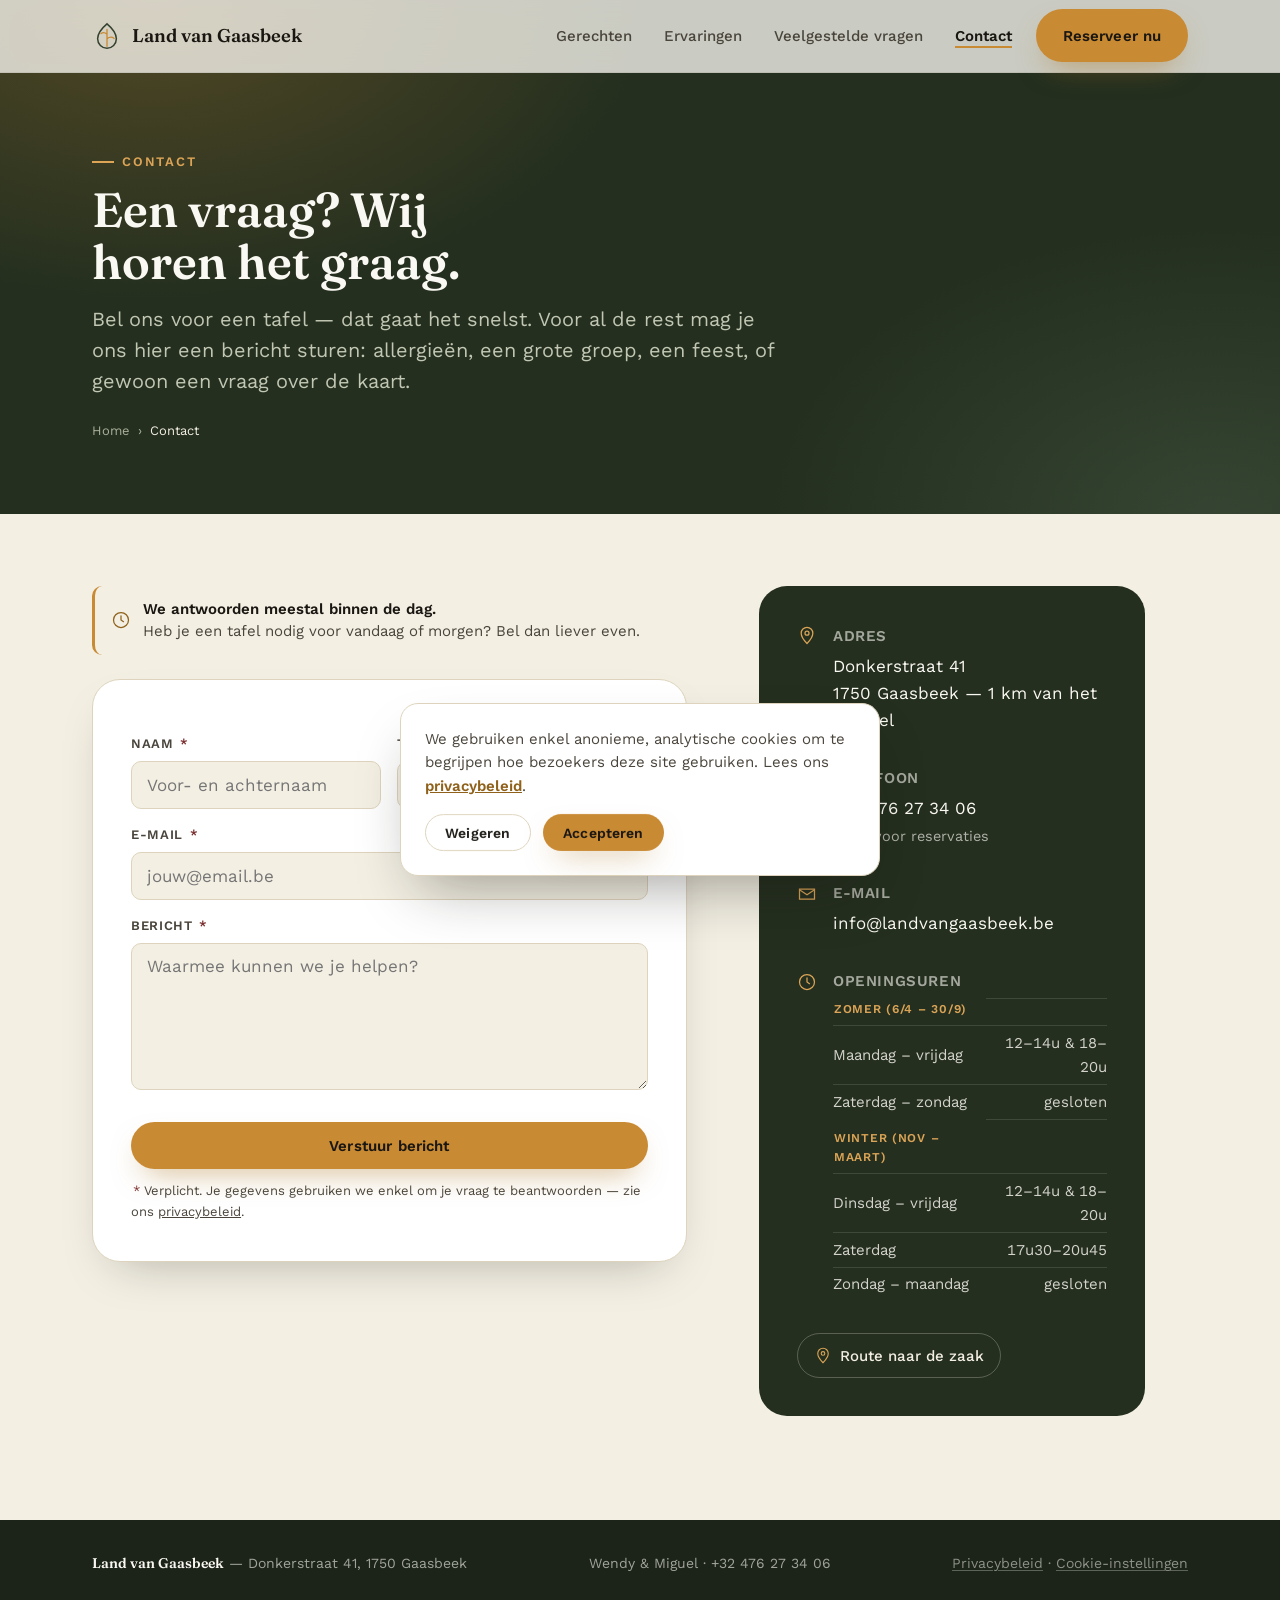
<file: contact/index.html>
<!--
  Bij koppeling van het echte domein (landvangaasbeek.be):
  vervang overal https://idento-studio.github.io/land-van-gaasbeek-test/ door
  https://landvangaasbeek.be/ — in de <link>/<meta> hieronder, in de JSON-LD,
  en in /sitemap.xml en /robots.txt.
-->
<!DOCTYPE html>
<html lang="nl">
<head>
  <meta charset="utf-8">
  <meta name="viewport" content="width=device-width, initial-scale=1">
  <title>Contact — Land van Gaasbeek</title>
  <meta name="description" content="Contacteer brasserie Land van Gaasbeek in Gaasbeek: telefoon, e-mail, adres, openingsuren en een contactformulier.">
  <meta name="robots" content="index, follow">
  <link rel="canonical" href="https://idento-studio.github.io/land-van-gaasbeek-test/contact/">
  <meta name="theme-color" content="#33422e">

  <!-- Open Graph -->
  <meta property="og:type" content="website">
  <meta property="og:site_name" content="Land van Gaasbeek">
  <meta property="og:locale" content="nl_BE">
  <meta property="og:title" content="Contact — Land van Gaasbeek">
  <meta property="og:description" content="Telefoon, e-mail, adres, openingsuren en een contactformulier voor brasserie Land van Gaasbeek.">
  <meta property="og:url" content="https://idento-studio.github.io/land-van-gaasbeek-test/contact/">
  <meta property="og:image" content="https://idento-studio.github.io/land-van-gaasbeek-test/assets/img/og-image.jpg">
  <meta property="og:image:width" content="1200">
  <meta property="og:image:height" content="630">

  <!-- Twitter/X -->
  <meta name="twitter:card" content="summary_large_image">
  <meta name="twitter:title" content="Contact — Land van Gaasbeek">
  <meta name="twitter:description" content="Telefoon, e-mail, adres, openingsuren en een contactformulier voor brasserie Land van Gaasbeek.">
  <meta name="twitter:image" content="https://idento-studio.github.io/land-van-gaasbeek-test/assets/img/og-image.jpg">

  <!-- Favicons -->
  <link rel="icon" href="../favicon.ico" sizes="any">
  <link rel="icon" href="../assets/img/favicon.svg" type="image/svg+xml">
  <link rel="apple-touch-icon" href="../assets/img/apple-touch-icon.png">
  <link rel="manifest" href="../site.webmanifest">

  <link rel="preconnect" href="https://fonts.googleapis.com">
  <link rel="preconnect" href="https://fonts.gstatic.com" crossorigin>
  <link rel="preload" as="style" href="https://fonts.googleapis.com/css2?family=Fraunces:opsz,wght@9..144,400;9..144,500;9..144,600;9..144,700&family=Work+Sans:wght@400;500;600;700&display=swap">
  <link href="https://fonts.googleapis.com/css2?family=Fraunces:opsz,wght@9..144,400;9..144,500;9..144,600;9..144,700&family=Work+Sans:wght@400;500;600;700&display=swap" rel="stylesheet" media="print" onload="this.media='all'">
  <noscript><link href="https://fonts.googleapis.com/css2?family=Fraunces:opsz,wght@9..144,400;9..144,500;9..144,600;9..144,700&family=Work+Sans:wght@400;500;600;700&display=swap" rel="stylesheet"></noscript>

  <!-- Volgorde is belangrijk: brand → layout → components → pagina -->
  <link rel="stylesheet" href="../assets/css/brand.css">
  <link rel="stylesheet" href="../assets/css/layout.css">
  <link rel="stylesheet" href="../assets/css/components.css">
  <link rel="stylesheet" href="../assets/css/pages/contact.css">

  <script type="application/ld+json">
  {
    "@context": "https://schema.org",
    "@type": "Restaurant",
    "@id": "https://idento-studio.github.io/land-van-gaasbeek-test/#restaurant",
    "name": "Brasserie Land van Gaasbeek",
    "image": ["https://idento-studio.github.io/land-van-gaasbeek-test/assets/img/og-image.jpg"],
    "url": "https://idento-studio.github.io/land-van-gaasbeek-test/",
    "telephone": "+32476273406",
    "email": "info@landvangaasbeek.be",
    "priceRange": "€€",
    "address": {
      "@type": "PostalAddress",
      "streetAddress": "Donkerstraat 41",
      "postalCode": "1750",
      "addressLocality": "Gaasbeek",
      "addressCountry": "BE"
    },
    "geo": { "@type": "GeoCoordinates", "latitude": 50.7986738, "longitude": 4.1875439 }
  }
  </script>
  <script type="application/ld+json">
  {
    "@context": "https://schema.org",
    "@type": "BreadcrumbList",
    "itemListElement": [
      { "@type": "ListItem", "position": 1, "name": "Home", "item": "https://idento-studio.github.io/land-van-gaasbeek-test/" },
      { "@type": "ListItem", "position": 2, "name": "Contact", "item": "https://idento-studio.github.io/land-van-gaasbeek-test/contact/" }
    ]
  }
  </script>
</head>
<body class="contact-page">

<a class="skip-link" href="#main-content">Ga naar inhoud</a>

<div class="progress-bar" aria-hidden="true"><div class="progress-bar-fill" id="progressFill"></div></div>

<nav class="nav" aria-label="Hoofdnavigatie">
  <div class="wrap nav-inner">
    <a href="../" class="brand-mark">
      <svg width="30" height="30" viewBox="0 0 32 32" fill="none" aria-hidden="true">
        <path d="M16 3C10 8 6 13.5 6 19a10 10 0 0 0 20 0c0-5.5-4-11-10-16Z" stroke="#33422e" stroke-width="1.6"/>
        <path d="M16 9v18M16 14c-2.4-2-4.6-2-6.4-.6M16 19c2.8-2.2 5.4-2.2 7.6-.4" stroke="#c98a34" stroke-width="1.4" stroke-linecap="round"/>
      </svg>
      Land van Gaasbeek
    </a>
    <div class="nav-cta">
      <div class="nav-links-list">
        <a href="../#gerechten">Gerechten</a>
        <a href="../#ervaringen">Ervaringen</a>
        <a href="../#faq">Veelgestelde vragen</a>
        <a href="./" aria-current="page">Contact</a>
      </div>
      <a href="../#reserveren" class="btn btn-primary nav-pulse-btn">Reserveer nu</a>
    </div>
  </div>
</nav>

<header class="page-header">
  <div class="wrap">
    <span class="eyebrow">Contact</span>
    <h1>Een vraag? Wij horen het graag.</h1>
    <p>Bel ons voor een tafel — dat gaat het snelst. Voor al de rest mag je ons hier een bericht sturen: allergieën, een grote groep, een feest, of gewoon een vraag over de kaart.</p>
    <nav class="breadcrumb" aria-label="Kruimelpad">
      <a href="../">Home</a>
      <span aria-hidden="true">›</span>
      <span aria-current="page">Contact</span>
    </nav>
  </div>
</header>

<main id="main-content">
  <section class="section section-first" id="bericht">
    <div class="wrap">
      <div class="contact-grid">

        <div>
          <div class="reply-note">
            <svg width="20" height="20" viewBox="0 0 24 24" fill="none" aria-hidden="true"><path d="M12 7v5l3 2" stroke="currentColor" stroke-width="1.5" stroke-linecap="round"/><circle cx="12" cy="12" r="9" stroke="currentColor" stroke-width="1.5"/></svg>
            <span><strong>We antwoorden meestal binnen de dag.</strong> <br>Heb je een tafel nodig voor vandaag of morgen? Bel dan liever even.</span>
          </div>

          <form class="form-card reveal" id="contactForm" data-ajax-form method="post" action="mailto:info@landvangaasbeek.be" enctype="text/plain">
            <div class="form-row">
              <div class="field">
                <label for="naam">Naam <span class="field-req" aria-hidden="true">*</span></label>
                <input type="text" id="naam" name="naam" aria-describedby="naam-error" placeholder="Voor- en achternaam" autocomplete="name" required>
                <span class="field-error" id="naam-error"></span>
              </div>
              <div class="field">
                <label for="telefoon">Telefoonnummer</label>
                <input type="tel" id="telefoon" name="telefoon" aria-describedby="telefoon-error" placeholder="04XX XX XX XX" autocomplete="tel" inputmode="tel">
                <span class="field-error" id="telefoon-error"></span>
              </div>
            </div>

            <div class="field">
              <label for="email">E-mail <span class="field-req" aria-hidden="true">*</span></label>
              <input type="email" id="email" name="email" aria-describedby="email-error" placeholder="jouw@email.be" autocomplete="email" inputmode="email" required>
              <span class="field-error" id="email-error"></span>
            </div>

            <div class="field">
              <label for="bericht">Bericht <span class="field-req" aria-hidden="true">*</span></label>
              <textarea id="bericht" name="bericht" aria-describedby="bericht-error" rows="6" placeholder="Waarmee kunnen we je helpen?" required></textarea>
              <span class="field-error" id="bericht-error"></span>
            </div>

            <!-- Honeypot tegen spambots. Laat leeg — mensen zien dit veld niet. -->
            <div class="field-trap" aria-hidden="true">
              <label for="website">Website</label>
              <input type="text" id="website" name="website" tabindex="-1" autocomplete="off">
            </div>

            <button type="submit" class="btn btn-primary">Verstuur bericht</button>
            <p class="form-hint"><span class="field-req" aria-hidden="true">*</span> Verplicht. Je gegevens gebruiken we enkel om je vraag te beantwoorden — zie ons <a href="../privacy/">privacybeleid</a>.</p>

            <div class="form-status" id="formStatus" aria-live="polite"></div>

            <noscript>
              <p class="form-status is-visible is-error">
                JavaScript staat uit. Versturen opent dan rechtstreeks je mailprogramma, zonder
                controle op tikfouten — en sommige browsers blokkeren dat. Lukt het niet, mail ons
                dan op <a href="mailto:info@landvangaasbeek.be">info@landvangaasbeek.be</a>
                of bel <a href="tel:+32476273406">+32 476 27 34 06</a>.
              </p>
            </noscript>
          </form>
        </div>

        <div class="info-card reveal">
          <div class="info-row">
            <svg width="20" height="20" viewBox="0 0 24 24" fill="none" aria-hidden="true"><path d="M12 21s7-7.4 7-12.4A7 7 0 0 0 5 8.6C5 13.6 12 21 12 21Z" stroke="currentColor" stroke-width="1.5" stroke-linejoin="round"/><circle cx="12" cy="8.6" r="2.4" stroke="currentColor" stroke-width="1.5"/></svg>
            <div>
              <h4>Adres</h4>
              <p>Donkerstraat 41<br>1750 Gaasbeek — 1 km van het kasteel</p>
            </div>
          </div>
          <div class="info-row">
            <svg width="20" height="20" viewBox="0 0 24 24" fill="none" aria-hidden="true"><path d="M4 5c0-1 1-2 2-2h2l2 5-2 2c1 2.5 3.5 5 6 6l2-2 5 2v2c0 1-1 2-2 2C10.5 20 4 13.5 4 5Z" stroke="currentColor" stroke-width="1.5" stroke-linejoin="round"/></svg>
            <div>
              <h4>Telefoon</h4>
              <p><a href="tel:+32476273406">+32 476 27 34 06</a><br><span style="opacity:.65; font-size:.85em;">liefst voor reservaties</span></p>
            </div>
          </div>
          <div class="info-row">
            <svg width="20" height="20" viewBox="0 0 24 24" fill="none" aria-hidden="true"><path d="M3 6h18v12H3V6Z" stroke="currentColor" stroke-width="1.5"/><path d="m3 7 9 6 9-6" stroke="currentColor" stroke-width="1.5" stroke-linejoin="round"/></svg>
            <div>
              <h4>E-mail</h4>
              <p><a href="mailto:info@landvangaasbeek.be">info@landvangaasbeek.be</a></p>
            </div>
          </div>
          <div class="info-row" style="align-items:flex-start;">
            <svg width="20" height="20" viewBox="0 0 24 24" fill="none" aria-hidden="true"><path d="M12 7v5l3 2" stroke="currentColor" stroke-width="1.5" stroke-linecap="round"/><circle cx="12" cy="12" r="9" stroke="currentColor" stroke-width="1.5"/></svg>
            <div style="width:100%;">
              <h4>Openingsuren</h4>
              <table class="hours-table">
                <tr><th>Zomer (6/4 – 30/9)</th><td></td></tr>
                <tr><td>Maandag – vrijdag</td><td>12–14u &amp; 18–20u</td></tr>
                <tr><td>Zaterdag – zondag</td><td>gesloten</td></tr>
                <tr><th style="padding-top:.6rem;">Winter (nov – maart)</th><td></td></tr>
                <tr><td>Dinsdag – vrijdag</td><td>12–14u &amp; 18–20u</td></tr>
                <tr><td>Zaterdag</td><td>17u30–20u45</td></tr>
                <tr><td>Zondag – maandag</td><td>gesloten</td></tr>
              </table>
            </div>
          </div>

          <a class="route-link" href="https://www.google.com/maps/dir/?api=1&amp;destination=Donkerstraat+41%2C+1750+Gaasbeek" target="_blank" rel="noopener">
            <svg width="18" height="18" viewBox="0 0 24 24" fill="none" aria-hidden="true"><path d="M12 21s7-7.4 7-12.4A7 7 0 0 0 5 8.6C5 13.6 12 21 12 21Z" stroke="currentColor" stroke-width="1.5" stroke-linejoin="round"/><circle cx="12" cy="8.6" r="2.4" stroke="currentColor" stroke-width="1.5"/></svg>
            Route naar de zaak
          </a>
        </div>

      </div>
    </div>
  </section>
</main>

<footer>
  <div class="wrap footer-inner">
    <span><strong>Land van Gaasbeek</strong> — Donkerstraat 41, 1750 Gaasbeek</span>
    <span>Wendy &amp; Miguel · +32 476 27 34 06</span>
    <span class="footer-legal"><a href="../privacy/">Privacybeleid</a> · <a href="#" data-cookie-settings>Cookie-instellingen</a></span>
  </div>
</footer>

<script src="../assets/js/cookie-consent.js" data-privacy-url="../privacy/" defer></script>
<script src="../assets/js/analytics.js" defer></script>
<script src="../assets/js/site.js" defer></script>
<script src="../assets/js/contact-form.js" defer></script>
</body>
</html>
</file>
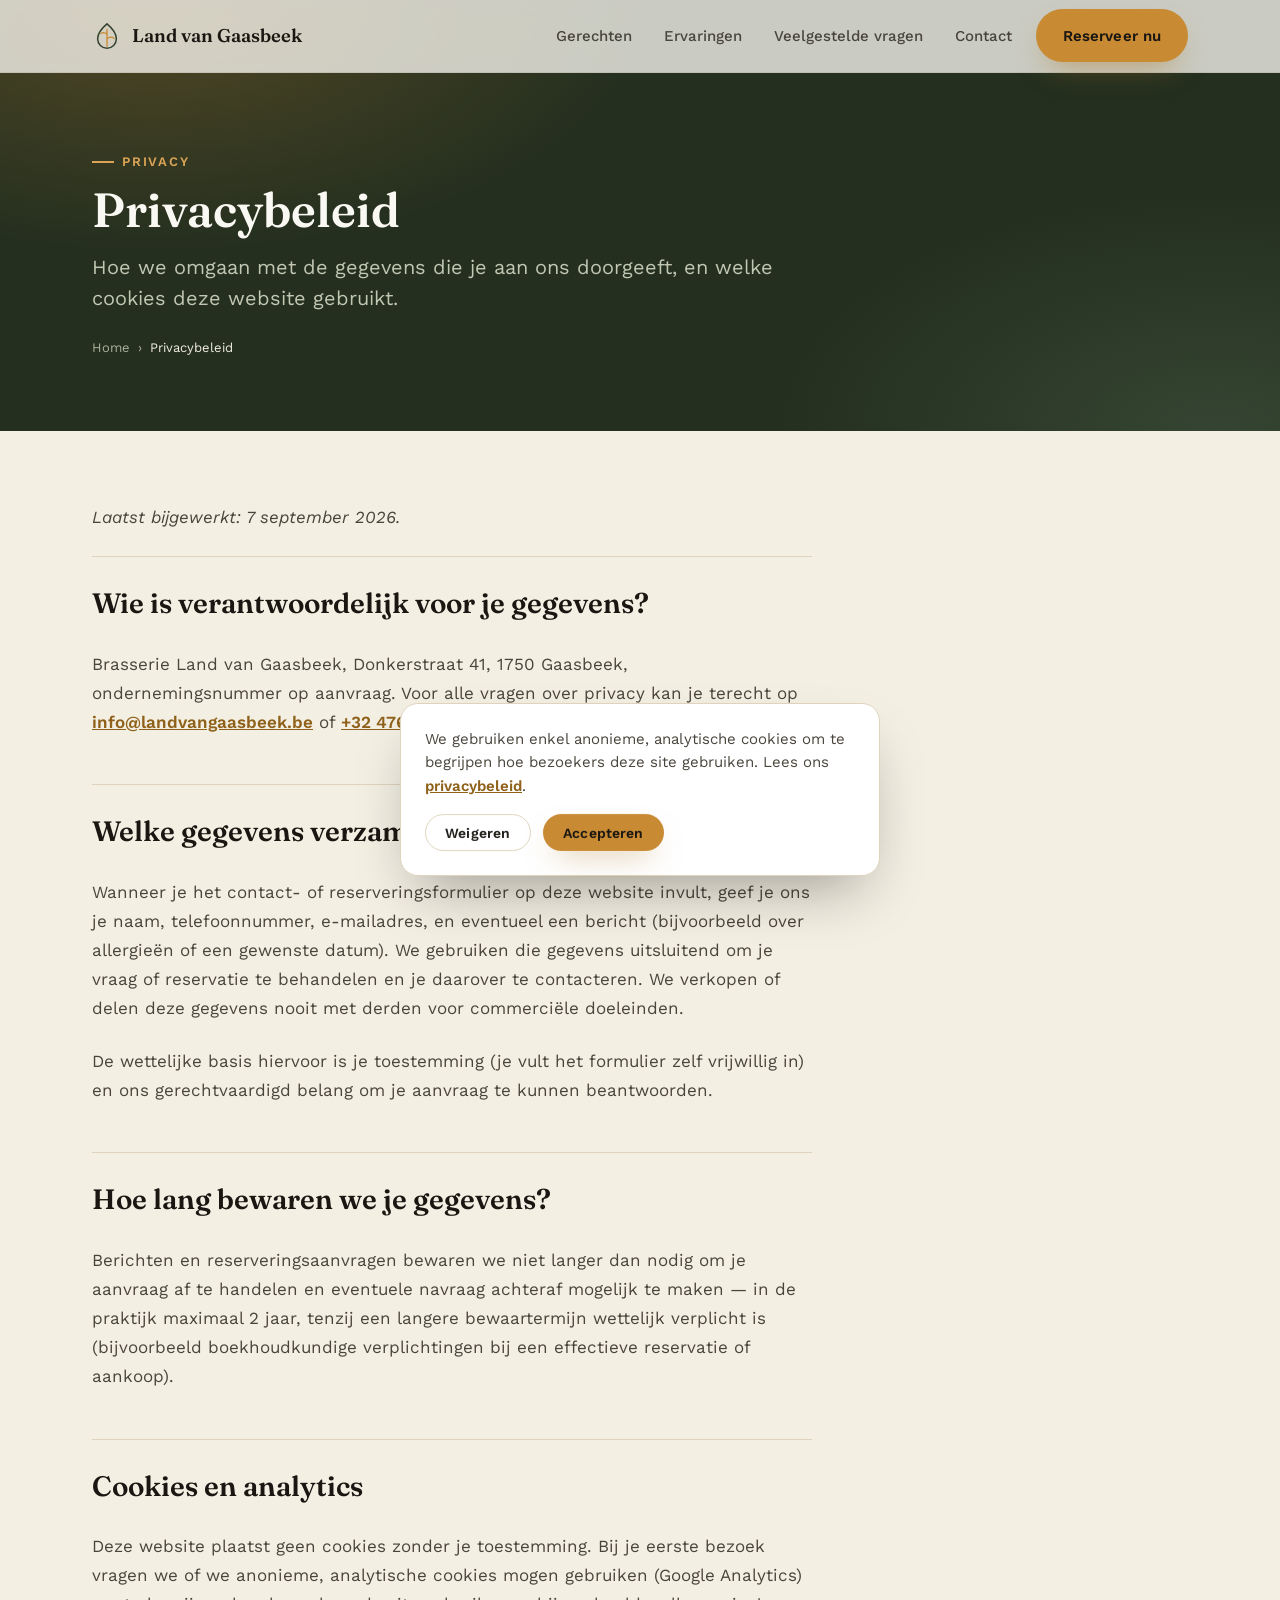
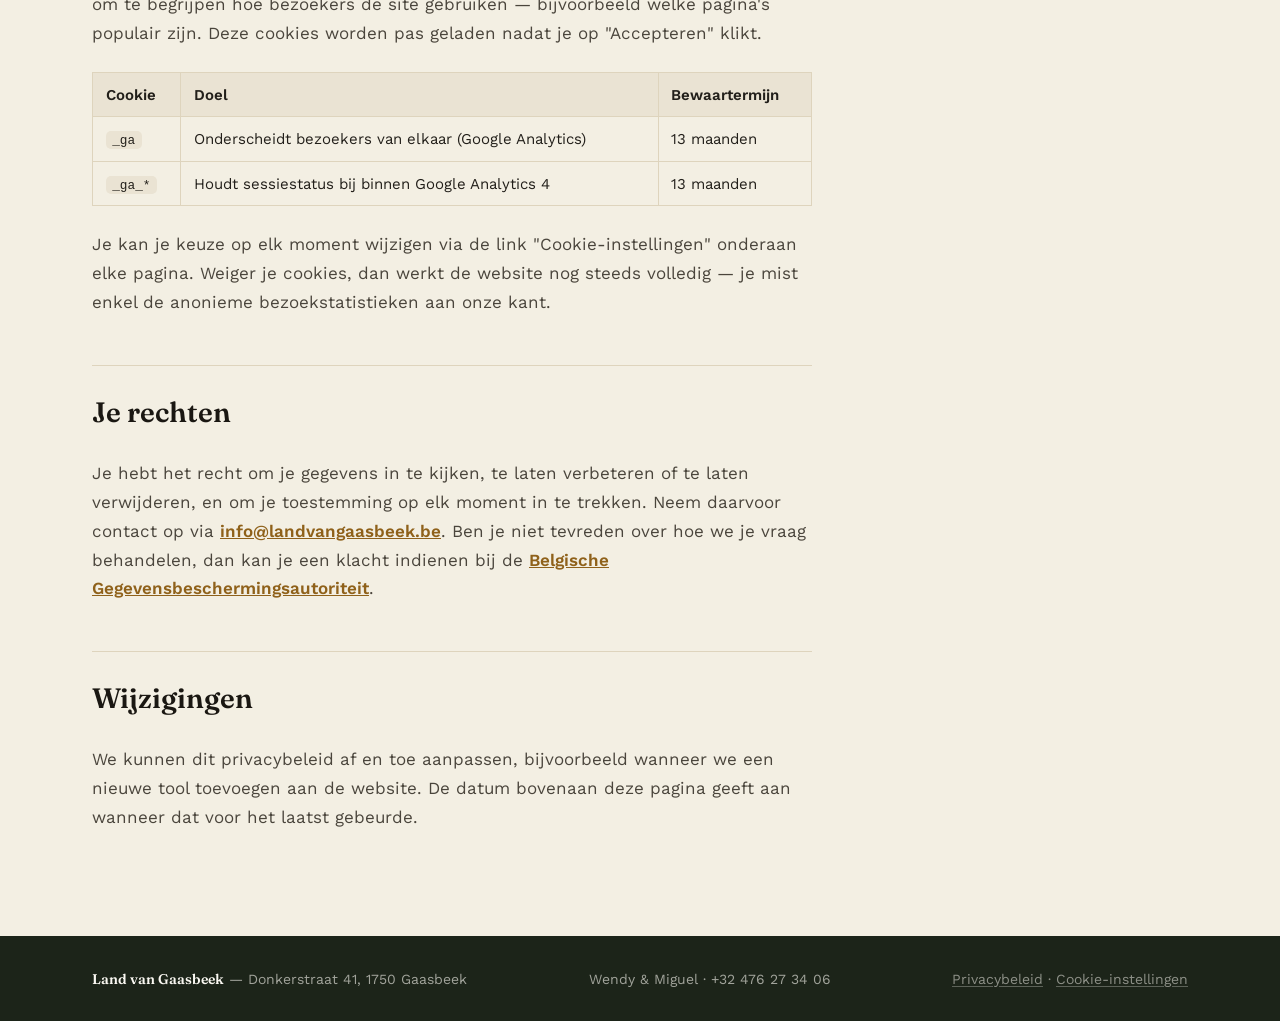
<file: privacy/index.html>
<!--
  Bij koppeling van het echte domein (landvangaasbeek.be):
  vervang overal https://idento-studio.github.io/land-van-gaasbeek-test/ door
  https://landvangaasbeek.be/ — in de <link>/<meta> hieronder en in
  /sitemap.xml en /robots.txt.

  LET OP: deze tekst is een technisch correcte, generieke basis (GDPR-proof
  qua structuur en inhoud) maar geen juridisch advies. Laat Wendy en Miguel
  ze zelf nog eens nalezen — of eventueel iemand die daarin thuis is — voor
  de site live gaat, zeker als er later extra tools bijkomen die gegevens
  verzamelen (bv. een reserveringssysteem van een derde partij).
-->
<!DOCTYPE html>
<html lang="nl">
<head>
  <meta charset="utf-8">
  <meta name="viewport" content="width=device-width, initial-scale=1">
  <title>Privacybeleid — Land van Gaasbeek</title>
  <meta name="description" content="Hoe brasserie Land van Gaasbeek omgaat met je gegevens: contactformulier, cookies en analytics.">
  <meta name="robots" content="noindex, follow">
  <link rel="canonical" href="https://idento-studio.github.io/land-van-gaasbeek-test/privacy/">
  <meta name="theme-color" content="#33422e">

  <link rel="icon" href="../favicon.ico" sizes="any">
  <link rel="icon" href="../assets/img/favicon.svg" type="image/svg+xml">
  <link rel="apple-touch-icon" href="../assets/img/apple-touch-icon.png">
  <link rel="manifest" href="../site.webmanifest">

  <link rel="preconnect" href="https://fonts.googleapis.com">
  <link rel="preconnect" href="https://fonts.gstatic.com" crossorigin>
  <link rel="preload" as="style" href="https://fonts.googleapis.com/css2?family=Fraunces:opsz,wght@9..144,400;9..144,500;9..144,600;9..144,700&family=Work+Sans:wght@400;500;600;700&display=swap">
  <link href="https://fonts.googleapis.com/css2?family=Fraunces:opsz,wght@9..144,400;9..144,500;9..144,600;9..144,700&family=Work+Sans:wght@400;500;600;700&display=swap" rel="stylesheet" media="print" onload="this.media='all'">
  <noscript><link href="https://fonts.googleapis.com/css2?family=Fraunces:opsz,wght@9..144,400;9..144,500;9..144,600;9..144,700&family=Work+Sans:wght@400;500;600;700&display=swap" rel="stylesheet"></noscript>

  <link rel="stylesheet" href="../assets/css/brand.css">
  <link rel="stylesheet" href="../assets/css/layout.css">
  <link rel="stylesheet" href="../assets/css/components.css">
  <link rel="stylesheet" href="../assets/css/pages/privacy.css">
</head>
<body class="contact-page">

<a class="skip-link" href="#main-content">Ga naar inhoud</a>

<div class="progress-bar" aria-hidden="true"><div class="progress-bar-fill" id="progressFill"></div></div>

<nav class="nav" aria-label="Hoofdnavigatie">
  <div class="wrap nav-inner">
    <a href="../" class="brand-mark">
      <svg width="30" height="30" viewBox="0 0 32 32" fill="none" aria-hidden="true">
        <path d="M16 3C10 8 6 13.5 6 19a10 10 0 0 0 20 0c0-5.5-4-11-10-16Z" stroke="#33422e" stroke-width="1.6"/>
        <path d="M16 9v18M16 14c-2.4-2-4.6-2-6.4-.6M16 19c2.8-2.2 5.4-2.2 7.6-.4" stroke="#c98a34" stroke-width="1.4" stroke-linecap="round"/>
      </svg>
      Land van Gaasbeek
    </a>
    <div class="nav-cta">
      <div class="nav-links-list">
        <a href="../#gerechten">Gerechten</a>
        <a href="../#ervaringen">Ervaringen</a>
        <a href="../#faq">Veelgestelde vragen</a>
        <a href="../contact/">Contact</a>
      </div>
      <a href="../#reserveren" class="btn btn-primary nav-pulse-btn">Reserveer nu</a>
    </div>
  </div>
</nav>

<header class="page-header">
  <div class="wrap">
    <span class="eyebrow">Privacy</span>
    <h1>Privacybeleid</h1>
    <p>Hoe we omgaan met de gegevens die je aan ons doorgeeft, en welke cookies deze website gebruikt.</p>
    <nav class="breadcrumb" aria-label="Kruimelpad">
      <a href="../">Home</a>
      <span aria-hidden="true">›</span>
      <span aria-current="page">Privacybeleid</span>
    </nav>
  </div>
</header>

<main id="main-content">
  <section class="section section-first">
    <div class="wrap">
      <div class="prose reveal">
        <p><em>Laatst bijgewerkt: 7 september 2026.</em></p>

        <h2>Wie is verantwoordelijk voor je gegevens?</h2>
        <p>Brasserie Land van Gaasbeek, Donkerstraat 41, 1750 Gaasbeek, ondernemingsnummer op aanvraag. Voor alle vragen over privacy kan je terecht op <a href="mailto:info@landvangaasbeek.be">info@landvangaasbeek.be</a> of <a href="tel:+32476273406">+32 476 27 34 06</a>.</p>

        <h2>Welke gegevens verzamelen we, en waarom?</h2>
        <p>Wanneer je het contact- of reserveringsformulier op deze website invult, geef je ons je naam, telefoonnummer, e-mailadres, en eventueel een bericht (bijvoorbeeld over allergieën of een gewenste datum). We gebruiken die gegevens uitsluitend om je vraag of reservatie te behandelen en je daarover te contacteren. We verkopen of delen deze gegevens nooit met derden voor commerciële doeleinden.</p>
        <p>De wettelijke basis hiervoor is je toestemming (je vult het formulier zelf vrijwillig in) en ons gerechtvaardigd belang om je aanvraag te kunnen beantwoorden.</p>

        <h2>Hoe lang bewaren we je gegevens?</h2>
        <p>Berichten en reserveringsaanvragen bewaren we niet langer dan nodig om je aanvraag af te handelen en eventuele navraag achteraf mogelijk te maken — in de praktijk maximaal 2 jaar, tenzij een langere bewaartermijn wettelijk verplicht is (bijvoorbeeld boekhoudkundige verplichtingen bij een effectieve reservatie of aankoop).</p>

        <h2>Cookies en analytics</h2>
        <p>Deze website plaatst geen cookies zonder je toestemming. Bij je eerste bezoek vragen we of we anonieme, analytische cookies mogen gebruiken (Google Analytics) om te begrijpen hoe bezoekers de site gebruiken — bijvoorbeeld welke pagina's populair zijn. Deze cookies worden pas geladen nadat je op "Accepteren" klikt.</p>
        <table class="cookie-table">
          <thead>
            <tr><th>Cookie</th><th>Doel</th><th>Bewaartermijn</th></tr>
          </thead>
          <tbody>
            <tr><td><code>_ga</code></td><td>Onderscheidt bezoekers van elkaar (Google Analytics)</td><td>13 maanden</td></tr>
            <tr><td><code>_ga_*</code></td><td>Houdt sessiestatus bij binnen Google Analytics 4</td><td>13 maanden</td></tr>
          </tbody>
        </table>
        <p>Je kan je keuze op elk moment wijzigen via de link "Cookie-instellingen" onderaan elke pagina. Weiger je cookies, dan werkt de website nog steeds volledig — je mist enkel de anonieme bezoekstatistieken aan onze kant.</p>

        <h2>Je rechten</h2>
        <p>Je hebt het recht om je gegevens in te kijken, te laten verbeteren of te laten verwijderen, en om je toestemming op elk moment in te trekken. Neem daarvoor contact op via <a href="mailto:info@landvangaasbeek.be">info@landvangaasbeek.be</a>. Ben je niet tevreden over hoe we je vraag behandelen, dan kan je een klacht indienen bij de <a href="https://www.gegevensbeschermingsautoriteit.be/" target="_blank" rel="noopener">Belgische Gegevensbeschermingsautoriteit</a>.</p>

        <h2>Wijzigingen</h2>
        <p>We kunnen dit privacybeleid af en toe aanpassen, bijvoorbeeld wanneer we een nieuwe tool toevoegen aan de website. De datum bovenaan deze pagina geeft aan wanneer dat voor het laatst gebeurde.</p>
      </div>
    </div>
  </section>
</main>

<footer>
  <div class="wrap footer-inner">
    <span><strong>Land van Gaasbeek</strong> — Donkerstraat 41, 1750 Gaasbeek</span>
    <span>Wendy &amp; Miguel · +32 476 27 34 06</span>
    <span class="footer-legal"><a href="./" aria-current="page">Privacybeleid</a> · <a href="#" data-cookie-settings>Cookie-instellingen</a></span>
  </div>
</footer>

<script src="../assets/js/cookie-consent.js" data-privacy-url="./" defer></script>
<script src="../assets/js/analytics.js" defer></script>
<script src="../assets/js/site.js" defer></script>
</body>
</html>
</file>
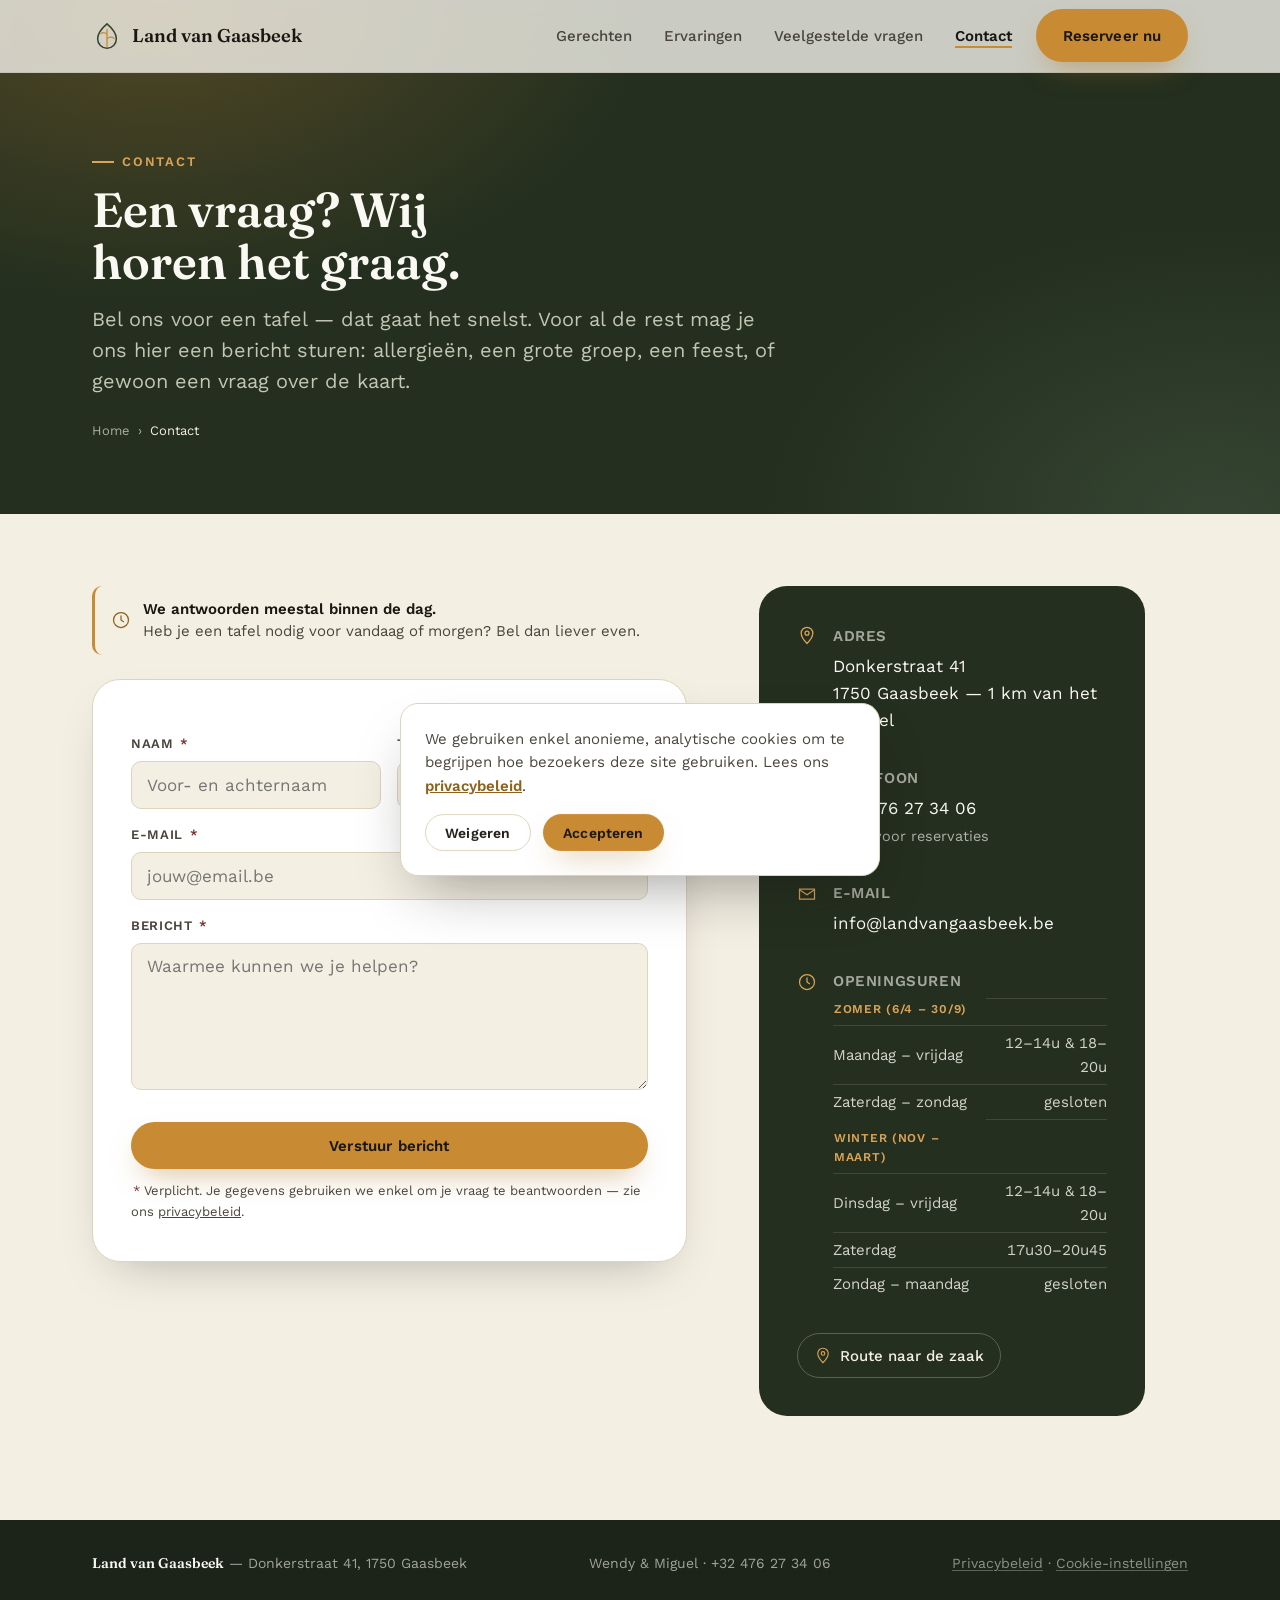
<file: contact.html>
<!--
  Bij koppeling van het echte domein (landvangaasbeek.be):
  vervang overal https://idento-studio.github.io/land-van-gaasbeek-test/ door
  https://landvangaasbeek.be/ — in de <link>/<meta> hieronder, in de JSON-LD,
  en in /sitemap.xml en /robots.txt.
-->
<!DOCTYPE html>
<html lang="nl">
<head>
  <meta charset="utf-8">
  <meta name="viewport" content="width=device-width, initial-scale=1">
  <title>Contact — Land van Gaasbeek</title>
  <meta name="description" content="Contacteer brasserie Land van Gaasbeek in Gaasbeek: telefoon, e-mail, adres, openingsuren en een contactformulier.">
  <meta name="robots" content="index, follow">
  <link rel="canonical" href="https://idento-studio.github.io/land-van-gaasbeek-test/contact.html">
  <meta name="theme-color" content="#33422e">

  <!-- Open Graph -->
  <meta property="og:type" content="website">
  <meta property="og:site_name" content="Land van Gaasbeek">
  <meta property="og:locale" content="nl_BE">
  <meta property="og:title" content="Contact — Land van Gaasbeek">
  <meta property="og:description" content="Telefoon, e-mail, adres, openingsuren en een contactformulier voor brasserie Land van Gaasbeek.">
  <meta property="og:url" content="https://idento-studio.github.io/land-van-gaasbeek-test/contact.html">
  <meta property="og:image" content="https://idento-studio.github.io/land-van-gaasbeek-test/assets/img/og-image.jpg">
  <meta property="og:image:width" content="1200">
  <meta property="og:image:height" content="630">

  <!-- Twitter/X -->
  <meta name="twitter:card" content="summary_large_image">
  <meta name="twitter:title" content="Contact — Land van Gaasbeek">
  <meta name="twitter:description" content="Telefoon, e-mail, adres, openingsuren en een contactformulier voor brasserie Land van Gaasbeek.">
  <meta name="twitter:image" content="https://idento-studio.github.io/land-van-gaasbeek-test/assets/img/og-image.jpg">

  <!-- Favicons -->
  <link rel="icon" href="favicon.ico" sizes="any">
  <link rel="icon" href="assets/img/favicon.svg" type="image/svg+xml">
  <link rel="apple-touch-icon" href="assets/img/apple-touch-icon.png">
  <link rel="manifest" href="site.webmanifest">

  <link rel="preconnect" href="https://fonts.googleapis.com">
  <link rel="preconnect" href="https://fonts.gstatic.com" crossorigin>
  <link rel="preload" as="style" href="https://fonts.googleapis.com/css2?family=Fraunces:opsz,wght@9..144,400;9..144,500;9..144,600;9..144,700&family=Work+Sans:wght@400;500;600;700&display=swap">
  <link href="https://fonts.googleapis.com/css2?family=Fraunces:opsz,wght@9..144,400;9..144,500;9..144,600;9..144,700&family=Work+Sans:wght@400;500;600;700&display=swap" rel="stylesheet" media="print" onload="this.media='all'">
  <noscript><link href="https://fonts.googleapis.com/css2?family=Fraunces:opsz,wght@9..144,400;9..144,500;9..144,600;9..144,700&family=Work+Sans:wght@400;500;600;700&display=swap" rel="stylesheet"></noscript>

  <!-- Volgorde is belangrijk: brand → layout → components → pagina -->
  <link rel="stylesheet" href="assets/css/brand.css">
  <link rel="stylesheet" href="assets/css/layout.css">
  <link rel="stylesheet" href="assets/css/components.css">
  <link rel="stylesheet" href="assets/css/pages/contact.css">

  <script type="application/ld+json">
  {
    "@context": "https://schema.org",
    "@type": "Restaurant",
    "@id": "https://idento-studio.github.io/land-van-gaasbeek-test/#restaurant",
    "name": "Brasserie Land van Gaasbeek",
    "image": ["https://idento-studio.github.io/land-van-gaasbeek-test/assets/img/og-image.jpg"],
    "url": "https://idento-studio.github.io/land-van-gaasbeek-test/",
    "telephone": "+32476273406",
    "email": "info@landvangaasbeek.be",
    "priceRange": "€€",
    "address": {
      "@type": "PostalAddress",
      "streetAddress": "Donkerstraat 41",
      "postalCode": "1750",
      "addressLocality": "Gaasbeek",
      "addressCountry": "BE"
    },
    "geo": { "@type": "GeoCoordinates", "latitude": 50.7986738, "longitude": 4.1875439 }
  }
  </script>
  <script type="application/ld+json">
  {
    "@context": "https://schema.org",
    "@type": "BreadcrumbList",
    "itemListElement": [
      { "@type": "ListItem", "position": 1, "name": "Home", "item": "https://idento-studio.github.io/land-van-gaasbeek-test/" },
      { "@type": "ListItem", "position": 2, "name": "Contact", "item": "https://idento-studio.github.io/land-van-gaasbeek-test/contact.html" }
    ]
  }
  </script>
</head>
<body class="contact-page">

<a class="skip-link" href="#main-content">Ga naar inhoud</a>

<div class="progress-bar" aria-hidden="true"><div class="progress-bar-fill" id="progressFill"></div></div>

<nav class="nav" aria-label="Hoofdnavigatie">
  <div class="wrap nav-inner">
    <a href="index.html" class="brand-mark">
      <svg width="30" height="30" viewBox="0 0 32 32" fill="none" aria-hidden="true">
        <path d="M16 3C10 8 6 13.5 6 19a10 10 0 0 0 20 0c0-5.5-4-11-10-16Z" stroke="#33422e" stroke-width="1.6"/>
        <path d="M16 9v18M16 14c-2.4-2-4.6-2-6.4-.6M16 19c2.8-2.2 5.4-2.2 7.6-.4" stroke="#c98a34" stroke-width="1.4" stroke-linecap="round"/>
      </svg>
      Land van Gaasbeek
    </a>
    <div class="nav-cta">
      <div class="nav-links-list">
        <a href="index.html#gerechten">Gerechten</a>
        <a href="index.html#ervaringen">Ervaringen</a>
        <a href="index.html#faq">Veelgestelde vragen</a>
        <a href="contact.html" aria-current="page">Contact</a>
      </div>
      <a href="index.html#reserveren" class="btn btn-primary nav-pulse-btn">Reserveer nu</a>
    </div>
  </div>
</nav>

<header class="page-header">
  <div class="wrap">
    <span class="eyebrow">Contact</span>
    <h1>Een vraag? Wij horen het graag.</h1>
    <p>Bel ons voor een tafel — dat gaat het snelst. Voor al de rest mag je ons hier een bericht sturen: allergieën, een grote groep, een feest, of gewoon een vraag over de kaart.</p>
    <nav class="breadcrumb" aria-label="Kruimelpad">
      <a href="index.html">Home</a>
      <span aria-hidden="true">›</span>
      <span aria-current="page">Contact</span>
    </nav>
  </div>
</header>

<main id="main-content">
  <section class="section section-first" id="bericht">
    <div class="wrap">
      <div class="contact-grid">

        <div>
          <div class="reply-note">
            <svg width="20" height="20" viewBox="0 0 24 24" fill="none" aria-hidden="true"><path d="M12 7v5l3 2" stroke="currentColor" stroke-width="1.5" stroke-linecap="round"/><circle cx="12" cy="12" r="9" stroke="currentColor" stroke-width="1.5"/></svg>
            <span><strong>We antwoorden meestal binnen de dag.</strong> <br>Heb je een tafel nodig voor vandaag of morgen? Bel dan liever even.</span>
          </div>

          <form class="form-card reveal" id="contactForm" data-ajax-form method="post" action="mailto:info@landvangaasbeek.be" enctype="text/plain">
            <div class="form-row">
              <div class="field">
                <label for="naam">Naam <span class="field-req" aria-hidden="true">*</span></label>
                <input type="text" id="naam" name="naam" aria-describedby="naam-error" placeholder="Voor- en achternaam" autocomplete="name" required>
                <span class="field-error" id="naam-error"></span>
              </div>
              <div class="field">
                <label for="telefoon">Telefoonnummer</label>
                <input type="tel" id="telefoon" name="telefoon" aria-describedby="telefoon-error" placeholder="04XX XX XX XX" autocomplete="tel" inputmode="tel">
                <span class="field-error" id="telefoon-error"></span>
              </div>
            </div>

            <div class="field">
              <label for="email">E-mail <span class="field-req" aria-hidden="true">*</span></label>
              <input type="email" id="email" name="email" aria-describedby="email-error" placeholder="jouw@email.be" autocomplete="email" inputmode="email" required>
              <span class="field-error" id="email-error"></span>
            </div>

            <div class="field">
              <label for="bericht">Bericht <span class="field-req" aria-hidden="true">*</span></label>
              <textarea id="bericht" name="bericht" aria-describedby="bericht-error" rows="6" placeholder="Waarmee kunnen we je helpen?" required></textarea>
              <span class="field-error" id="bericht-error"></span>
            </div>

            <!-- Honeypot tegen spambots. Laat leeg — mensen zien dit veld niet. -->
            <div class="field-trap" aria-hidden="true">
              <label for="website">Website</label>
              <input type="text" id="website" name="website" tabindex="-1" autocomplete="off">
            </div>

            <button type="submit" class="btn btn-primary">Verstuur bericht</button>
            <p class="form-hint"><span class="field-req" aria-hidden="true">*</span> Verplicht. Je gegevens gebruiken we enkel om je vraag te beantwoorden — zie ons <a href="privacy.html">privacybeleid</a>.</p>

            <div class="form-status" id="formStatus" aria-live="polite"></div>

            <noscript>
              <p class="form-status is-visible is-error">
                JavaScript staat uit. Versturen opent dan rechtstreeks je mailprogramma, zonder
                controle op tikfouten — en sommige browsers blokkeren dat. Lukt het niet, mail ons
                dan op <a href="mailto:info@landvangaasbeek.be">info@landvangaasbeek.be</a>
                of bel <a href="tel:+32476273406">+32 476 27 34 06</a>.
              </p>
            </noscript>
          </form>
        </div>

        <div class="info-card reveal">
          <div class="info-row">
            <svg width="20" height="20" viewBox="0 0 24 24" fill="none" aria-hidden="true"><path d="M12 21s7-7.4 7-12.4A7 7 0 0 0 5 8.6C5 13.6 12 21 12 21Z" stroke="currentColor" stroke-width="1.5" stroke-linejoin="round"/><circle cx="12" cy="8.6" r="2.4" stroke="currentColor" stroke-width="1.5"/></svg>
            <div>
              <h4>Adres</h4>
              <p>Donkerstraat 41<br>1750 Gaasbeek — 1 km van het kasteel</p>
            </div>
          </div>
          <div class="info-row">
            <svg width="20" height="20" viewBox="0 0 24 24" fill="none" aria-hidden="true"><path d="M4 5c0-1 1-2 2-2h2l2 5-2 2c1 2.5 3.5 5 6 6l2-2 5 2v2c0 1-1 2-2 2C10.5 20 4 13.5 4 5Z" stroke="currentColor" stroke-width="1.5" stroke-linejoin="round"/></svg>
            <div>
              <h4>Telefoon</h4>
              <p><a href="tel:+32476273406">+32 476 27 34 06</a><br><span style="opacity:.65; font-size:.85em;">liefst voor reservaties</span></p>
            </div>
          </div>
          <div class="info-row">
            <svg width="20" height="20" viewBox="0 0 24 24" fill="none" aria-hidden="true"><path d="M3 6h18v12H3V6Z" stroke="currentColor" stroke-width="1.5"/><path d="m3 7 9 6 9-6" stroke="currentColor" stroke-width="1.5" stroke-linejoin="round"/></svg>
            <div>
              <h4>E-mail</h4>
              <p><a href="mailto:info@landvangaasbeek.be">info@landvangaasbeek.be</a></p>
            </div>
          </div>
          <div class="info-row" style="align-items:flex-start;">
            <svg width="20" height="20" viewBox="0 0 24 24" fill="none" aria-hidden="true"><path d="M12 7v5l3 2" stroke="currentColor" stroke-width="1.5" stroke-linecap="round"/><circle cx="12" cy="12" r="9" stroke="currentColor" stroke-width="1.5"/></svg>
            <div style="width:100%;">
              <h4>Openingsuren</h4>
              <table class="hours-table">
                <tr><th>Zomer (6/4 – 30/9)</th><td></td></tr>
                <tr><td>Maandag – vrijdag</td><td>12–14u &amp; 18–20u</td></tr>
                <tr><td>Zaterdag – zondag</td><td>gesloten</td></tr>
                <tr><th style="padding-top:.6rem;">Winter (nov – maart)</th><td></td></tr>
                <tr><td>Dinsdag – vrijdag</td><td>12–14u &amp; 18–20u</td></tr>
                <tr><td>Zaterdag</td><td>17u30–20u45</td></tr>
                <tr><td>Zondag – maandag</td><td>gesloten</td></tr>
              </table>
            </div>
          </div>

          <a class="route-link" href="https://www.google.com/maps/dir/?api=1&amp;destination=Donkerstraat+41%2C+1750+Gaasbeek" target="_blank" rel="noopener">
            <svg width="18" height="18" viewBox="0 0 24 24" fill="none" aria-hidden="true"><path d="M12 21s7-7.4 7-12.4A7 7 0 0 0 5 8.6C5 13.6 12 21 12 21Z" stroke="currentColor" stroke-width="1.5" stroke-linejoin="round"/><circle cx="12" cy="8.6" r="2.4" stroke="currentColor" stroke-width="1.5"/></svg>
            Route naar de zaak
          </a>
        </div>

      </div>
    </div>
  </section>
</main>

<footer>
  <div class="wrap footer-inner">
    <span><strong>Land van Gaasbeek</strong> — Donkerstraat 41, 1750 Gaasbeek</span>
    <span>Wendy &amp; Miguel · +32 476 27 34 06</span>
    <span class="footer-legal"><a href="privacy.html">Privacybeleid</a> · <a href="#" data-cookie-settings>Cookie-instellingen</a></span>
  </div>
</footer>

<script src="assets/js/cookie-consent.js" defer></script>
<script src="assets/js/analytics.js" defer></script>
<script src="assets/js/site.js" defer></script>
<script src="assets/js/contact-form.js" defer></script>
</body>
</html>
</file>
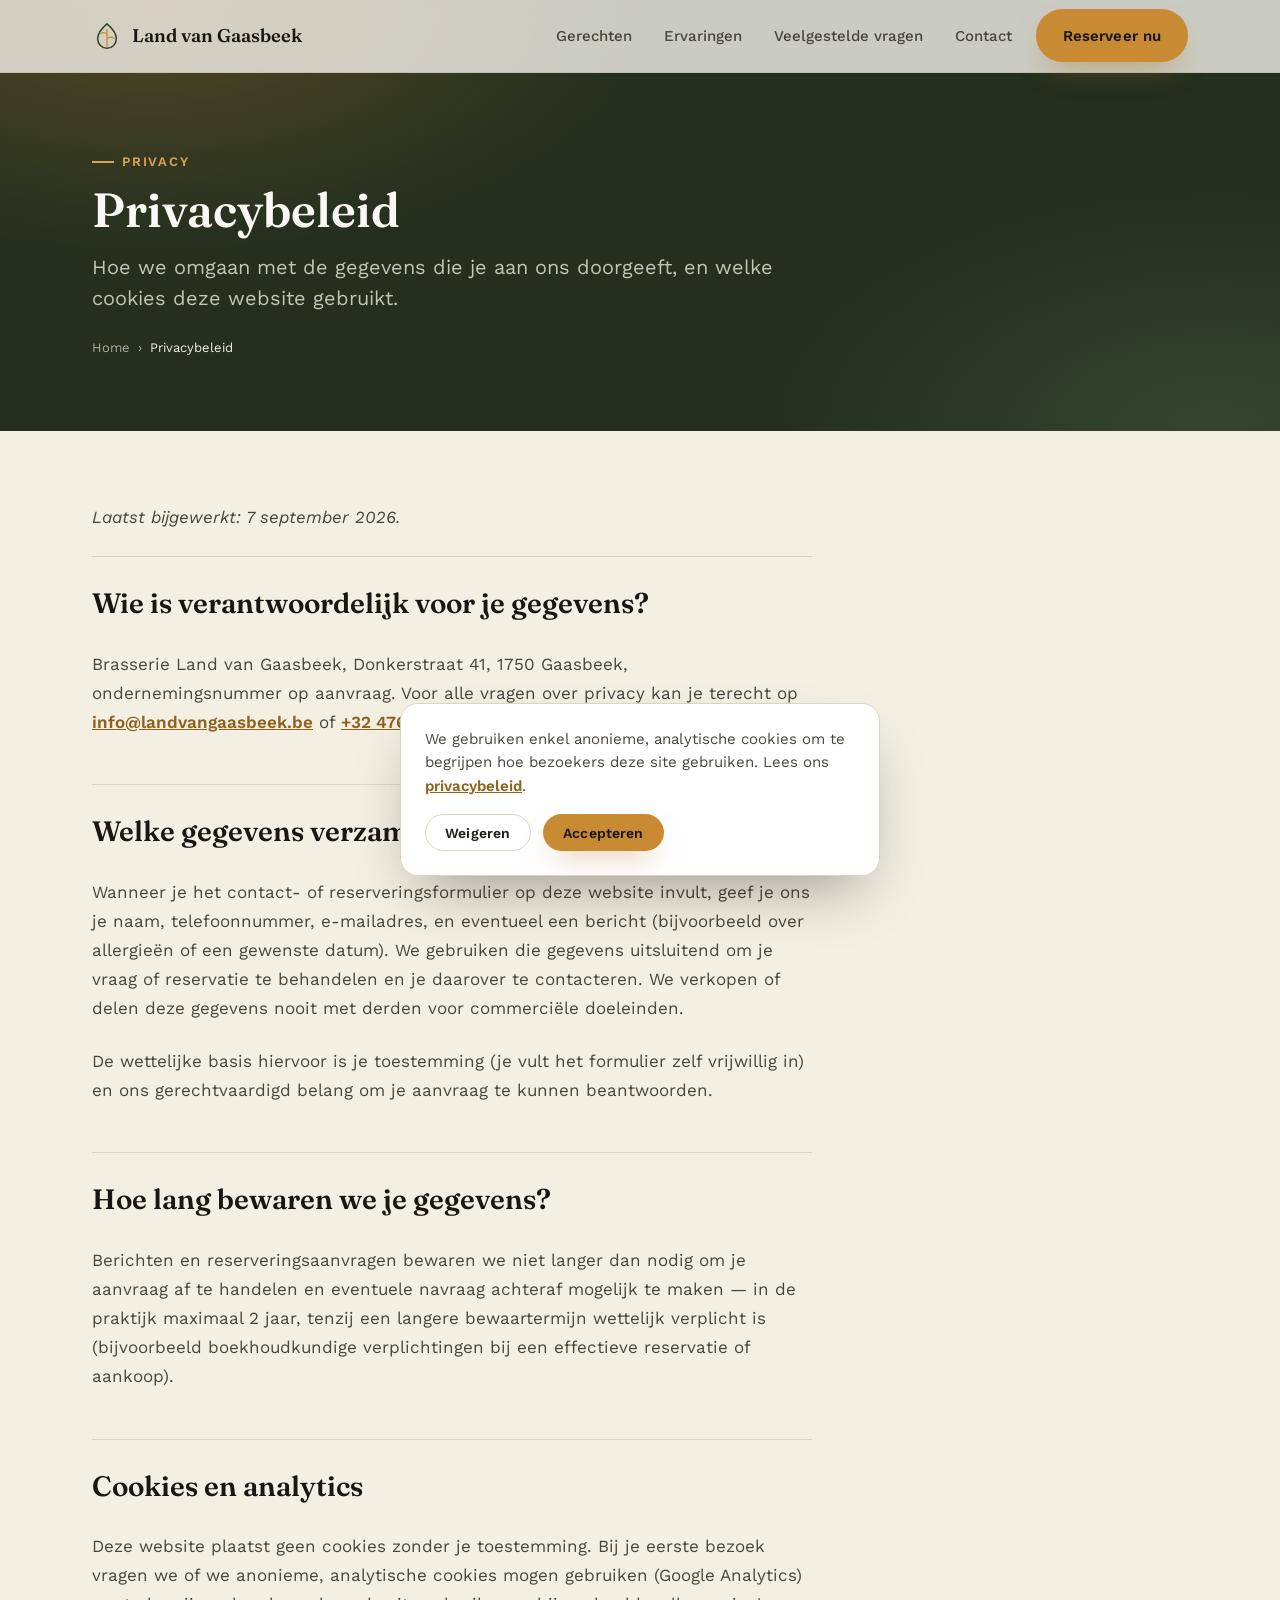
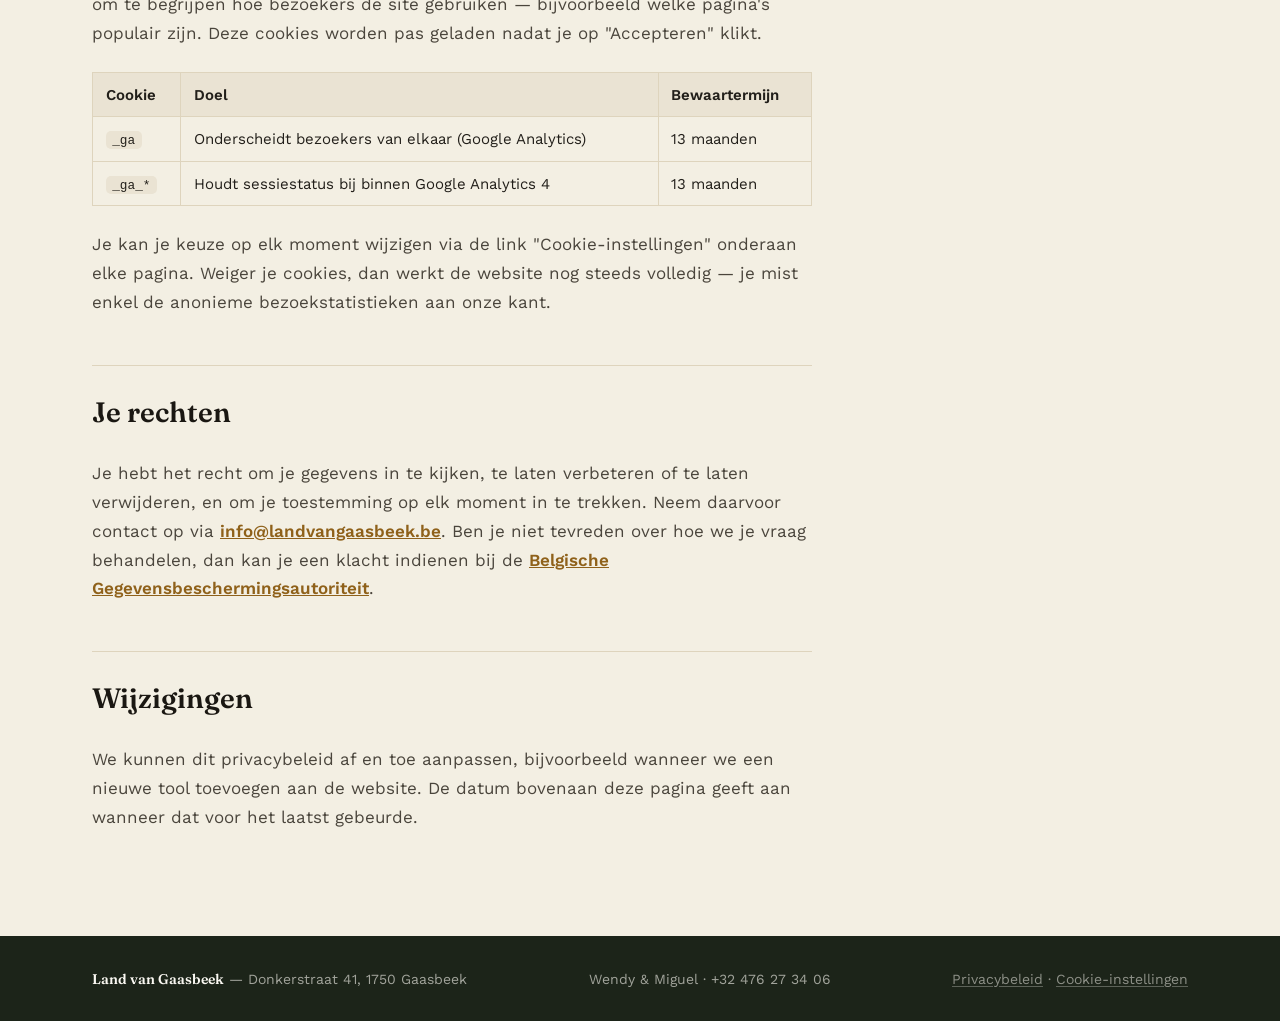
<file: privacy.html>
<!--
  Bij koppeling van het echte domein (landvangaasbeek.be):
  vervang overal https://idento-studio.github.io/land-van-gaasbeek-test/ door
  https://landvangaasbeek.be/ — in de <link>/<meta> hieronder en in
  /sitemap.xml en /robots.txt.

  LET OP: deze tekst is een technisch correcte, generieke basis (GDPR-proof
  qua structuur en inhoud) maar geen juridisch advies. Laat Wendy en Miguel
  ze zelf nog eens nalezen — of eventueel iemand die daarin thuis is — voor
  de site live gaat, zeker als er later extra tools bijkomen die gegevens
  verzamelen (bv. een reserveringssysteem van een derde partij).
-->
<!DOCTYPE html>
<html lang="nl">
<head>
  <meta charset="utf-8">
  <meta name="viewport" content="width=device-width, initial-scale=1">
  <title>Privacybeleid — Land van Gaasbeek</title>
  <meta name="description" content="Hoe brasserie Land van Gaasbeek omgaat met je gegevens: contactformulier, cookies en analytics.">
  <meta name="robots" content="noindex, follow">
  <link rel="canonical" href="https://idento-studio.github.io/land-van-gaasbeek-test/privacy.html">
  <meta name="theme-color" content="#33422e">

  <link rel="icon" href="favicon.ico" sizes="any">
  <link rel="icon" href="assets/img/favicon.svg" type="image/svg+xml">
  <link rel="apple-touch-icon" href="assets/img/apple-touch-icon.png">
  <link rel="manifest" href="site.webmanifest">

  <link rel="preconnect" href="https://fonts.googleapis.com">
  <link rel="preconnect" href="https://fonts.gstatic.com" crossorigin>
  <link rel="preload" as="style" href="https://fonts.googleapis.com/css2?family=Fraunces:opsz,wght@9..144,400;9..144,500;9..144,600;9..144,700&family=Work+Sans:wght@400;500;600;700&display=swap">
  <link href="https://fonts.googleapis.com/css2?family=Fraunces:opsz,wght@9..144,400;9..144,500;9..144,600;9..144,700&family=Work+Sans:wght@400;500;600;700&display=swap" rel="stylesheet" media="print" onload="this.media='all'">
  <noscript><link href="https://fonts.googleapis.com/css2?family=Fraunces:opsz,wght@9..144,400;9..144,500;9..144,600;9..144,700&family=Work+Sans:wght@400;500;600;700&display=swap" rel="stylesheet"></noscript>

  <link rel="stylesheet" href="assets/css/brand.css">
  <link rel="stylesheet" href="assets/css/layout.css">
  <link rel="stylesheet" href="assets/css/components.css">
  <link rel="stylesheet" href="assets/css/pages/privacy.css">
</head>
<body class="contact-page">

<a class="skip-link" href="#main-content">Ga naar inhoud</a>

<div class="progress-bar" aria-hidden="true"><div class="progress-bar-fill" id="progressFill"></div></div>

<nav class="nav" aria-label="Hoofdnavigatie">
  <div class="wrap nav-inner">
    <a href="index.html" class="brand-mark">
      <svg width="30" height="30" viewBox="0 0 32 32" fill="none" aria-hidden="true">
        <path d="M16 3C10 8 6 13.5 6 19a10 10 0 0 0 20 0c0-5.5-4-11-10-16Z" stroke="#33422e" stroke-width="1.6"/>
        <path d="M16 9v18M16 14c-2.4-2-4.6-2-6.4-.6M16 19c2.8-2.2 5.4-2.2 7.6-.4" stroke="#c98a34" stroke-width="1.4" stroke-linecap="round"/>
      </svg>
      Land van Gaasbeek
    </a>
    <div class="nav-cta">
      <div class="nav-links-list">
        <a href="index.html#gerechten">Gerechten</a>
        <a href="index.html#ervaringen">Ervaringen</a>
        <a href="index.html#faq">Veelgestelde vragen</a>
        <a href="contact.html">Contact</a>
      </div>
      <a href="index.html#reserveren" class="btn btn-primary nav-pulse-btn">Reserveer nu</a>
    </div>
  </div>
</nav>

<header class="page-header">
  <div class="wrap">
    <span class="eyebrow">Privacy</span>
    <h1>Privacybeleid</h1>
    <p>Hoe we omgaan met de gegevens die je aan ons doorgeeft, en welke cookies deze website gebruikt.</p>
    <nav class="breadcrumb" aria-label="Kruimelpad">
      <a href="index.html">Home</a>
      <span aria-hidden="true">›</span>
      <span aria-current="page">Privacybeleid</span>
    </nav>
  </div>
</header>

<main id="main-content">
  <section class="section section-first">
    <div class="wrap">
      <div class="prose reveal">
        <p><em>Laatst bijgewerkt: 7 september 2026.</em></p>

        <h2>Wie is verantwoordelijk voor je gegevens?</h2>
        <p>Brasserie Land van Gaasbeek, Donkerstraat 41, 1750 Gaasbeek, ondernemingsnummer op aanvraag. Voor alle vragen over privacy kan je terecht op <a href="mailto:info@landvangaasbeek.be">info@landvangaasbeek.be</a> of <a href="tel:+32476273406">+32 476 27 34 06</a>.</p>

        <h2>Welke gegevens verzamelen we, en waarom?</h2>
        <p>Wanneer je het contact- of reserveringsformulier op deze website invult, geef je ons je naam, telefoonnummer, e-mailadres, en eventueel een bericht (bijvoorbeeld over allergieën of een gewenste datum). We gebruiken die gegevens uitsluitend om je vraag of reservatie te behandelen en je daarover te contacteren. We verkopen of delen deze gegevens nooit met derden voor commerciële doeleinden.</p>
        <p>De wettelijke basis hiervoor is je toestemming (je vult het formulier zelf vrijwillig in) en ons gerechtvaardigd belang om je aanvraag te kunnen beantwoorden.</p>

        <h2>Hoe lang bewaren we je gegevens?</h2>
        <p>Berichten en reserveringsaanvragen bewaren we niet langer dan nodig om je aanvraag af te handelen en eventuele navraag achteraf mogelijk te maken — in de praktijk maximaal 2 jaar, tenzij een langere bewaartermijn wettelijk verplicht is (bijvoorbeeld boekhoudkundige verplichtingen bij een effectieve reservatie of aankoop).</p>

        <h2>Cookies en analytics</h2>
        <p>Deze website plaatst geen cookies zonder je toestemming. Bij je eerste bezoek vragen we of we anonieme, analytische cookies mogen gebruiken (Google Analytics) om te begrijpen hoe bezoekers de site gebruiken — bijvoorbeeld welke pagina's populair zijn. Deze cookies worden pas geladen nadat je op "Accepteren" klikt.</p>
        <table class="cookie-table">
          <thead>
            <tr><th>Cookie</th><th>Doel</th><th>Bewaartermijn</th></tr>
          </thead>
          <tbody>
            <tr><td><code>_ga</code></td><td>Onderscheidt bezoekers van elkaar (Google Analytics)</td><td>13 maanden</td></tr>
            <tr><td><code>_ga_*</code></td><td>Houdt sessiestatus bij binnen Google Analytics 4</td><td>13 maanden</td></tr>
          </tbody>
        </table>
        <p>Je kan je keuze op elk moment wijzigen via de link "Cookie-instellingen" onderaan elke pagina. Weiger je cookies, dan werkt de website nog steeds volledig — je mist enkel de anonieme bezoekstatistieken aan onze kant.</p>

        <h2>Je rechten</h2>
        <p>Je hebt het recht om je gegevens in te kijken, te laten verbeteren of te laten verwijderen, en om je toestemming op elk moment in te trekken. Neem daarvoor contact op via <a href="mailto:info@landvangaasbeek.be">info@landvangaasbeek.be</a>. Ben je niet tevreden over hoe we je vraag behandelen, dan kan je een klacht indienen bij de <a href="https://www.gegevensbeschermingsautoriteit.be/" target="_blank" rel="noopener">Belgische Gegevensbeschermingsautoriteit</a>.</p>

        <h2>Wijzigingen</h2>
        <p>We kunnen dit privacybeleid af en toe aanpassen, bijvoorbeeld wanneer we een nieuwe tool toevoegen aan de website. De datum bovenaan deze pagina geeft aan wanneer dat voor het laatst gebeurde.</p>
      </div>
    </div>
  </section>
</main>

<footer>
  <div class="wrap footer-inner">
    <span><strong>Land van Gaasbeek</strong> — Donkerstraat 41, 1750 Gaasbeek</span>
    <span>Wendy &amp; Miguel · +32 476 27 34 06</span>
    <span class="footer-legal"><a href="privacy.html" aria-current="page">Privacybeleid</a> · <a href="#" data-cookie-settings>Cookie-instellingen</a></span>
  </div>
</footer>

<script src="assets/js/cookie-consent.js" defer></script>
<script src="assets/js/analytics.js" defer></script>
<script src="assets/js/site.js" defer></script>
</body>
</html>
</file>
<file: assets/css/brand.css>
/* ==========================================================================
   brand.css — de merkbasis van Land van Gaasbeek
   Enige plek waar kleuren, fonts, spacing en radii gedefinieerd worden.
   Wijzig hier en de hele site volgt. Bevat GEEN component- of paginastijlen.
   ========================================================================== */

:root {
  color-scheme: light;

  /* — Palette — */
  --moss-950: #1c2419;
  --moss-900: #242f1f;
  --moss-800: #33422e;
  --moss-700: #445642;
  --gold-600: #a8721f;
  --gold-500: #c98a34;
  --gold-400: #dba456;
  --wine-700: #5f2424;
  --wine-600: #7a2e2e;
  --linen-50:  #faf8f2;
  --linen-100: #f3efe3;
  --linen-200: #eae3d3;
  --linen-300: #ded4bd;
  --sage-400: #a9af9a;
  --sage-300: #c2c7b3;
  --ink-900: #1a1712;
  --ink-800: #221f1a;
  --ink-600: #4a453c;
  --ink-400: #79746a;

  --bg: var(--linen-100);
  --surface: var(--linen-50);
  --surface-raised: #ffffff;
  --text: var(--ink-800);
  --text-muted: var(--ink-600);
  --border: var(--linen-300);
  --accent: var(--gold-500);
  /* Iets dieper dan --gold-600: op de lichte achtergronden (linen/wit) waar
     dit voor kleine tekst en links gebruikt wordt, haalt --gold-600 zelf maar
     3.6:1 contrast — net onder de WCAG AA-norm (4.5:1) voor gewone tekst.
     Deze tint haalt overal ≥4.5:1, zonder merkbaar minder "goud" te ogen. */
  --accent-ink: #8f611a;
  --brand: var(--moss-800);

  /* — Type scale — */
  --font-display: "Fraunces", "Iowan Old Style", Georgia, serif;
  --font-body: "Work Sans", "Segoe UI", system-ui, sans-serif;

  --fs-eyebrow: 0.8125rem;
  --fs-small: 0.9375rem;
  --fs-body: 1.0625rem;
  --fs-lead: 1.25rem;
  --fs-h3: clamp(1.375rem, 1.1rem + 1.1vw, 1.75rem);
  --fs-h2: clamp(2rem, 1.5rem + 2.2vw, 3rem);
  --fs-h1: clamp(2.75rem, 1.9rem + 3.8vw, 4.75rem);

  /* — Spacing scale — */
  --sp-1: 0.25rem;
  --sp-2: 0.5rem;
  --sp-3: 0.75rem;
  --sp-4: 1rem;
  --sp-5: 1.5rem;
  --sp-6: 2rem;
  --sp-7: 3rem;
  --sp-8: 4.5rem;
  --sp-9: 6.5rem;
  --sp-10: 9rem;

  --radius-sm: 10px;
  --radius-md: 18px;
  --radius-lg: 28px;
  --shadow-soft: 0 20px 50px -25px rgba(26, 23, 18, 0.35);
  --shadow-lift: 0 28px 60px -20px rgba(26, 23, 18, 0.4);
  --ease: cubic-bezier(0.16, 1, 0.3, 1);
}

*, *::before, *::after { box-sizing: border-box; }
html {
  scroll-behavior: smooth;
}
body {
  margin: 0;
  background: var(--bg);
  color: var(--text);
  font-family: var(--font-body);
  font-size: var(--fs-body);
  line-height: 1.6;
  -webkit-font-smoothing: antialiased;
}
img { max-width: 100%; display: block; }
a { color: inherit; }
h1, h2, h3 {
  font-family: var(--font-display);
  color: var(--ink-900);
  margin: 0;
  text-wrap: balance;
  font-weight: 600;
}
p { margin: 0; }
ul { margin: 0; padding: 0; list-style: none; }
section { scroll-margin-top: 5.5rem; }
</file>
<file: assets/css/layout.css>
/* ==========================================================================
   layout.css — site-chrome & structuur die op ELKE pagina hetzelfde is:
   container, nav, footer, sectie-ritme, scroll-progressbar, reveal-animatie.
   ========================================================================== */

/* — Skip link (toetsenbord/screenreader): onzichtbaar tot het focus krijgt — */
.skip-link {
  position: absolute;
  top: -3rem;
  left: var(--sp-4);
  z-index: 100;
  background: var(--moss-950);
  color: var(--linen-50);
  padding: 0.7rem 1.2rem;
  border-radius: var(--radius-sm);
  font-size: var(--fs-small);
  font-weight: 600;
  text-decoration: none;
  transition: top 0.2s var(--ease);
}
.skip-link:focus {
  top: var(--sp-4);
}


/* — Container — */
.wrap {
  width: 100%;
  max-width: 1160px;
  margin-inline: auto;
  padding-inline: var(--sp-6);
}
@media (max-width: 640px) {
  .wrap { padding-inline: var(--sp-5); }
}


/* — Section scaffolding — */
.section { padding-block: var(--sp-9); }
.section-head {
  display: flex;
  flex-direction: column;
  gap: var(--sp-4);
  max-width: 640px;
  margin-bottom: var(--sp-8);
}
.section-head h2 { font-size: var(--fs-h2); line-height: 1.08; }
.section-head p { color: var(--text-muted); font-size: var(--fs-lead); line-height: 1.55; }
.section-alt { background: var(--surface); }


/* — Page header — compacte kop voor subpagina's (geen volledige hero).
   Gebruik op elke pagina behalve de homepage. — */
.page-header {
  position: relative;
  padding-top: calc(4.5rem + var(--sp-8));
  padding-bottom: var(--sp-8);
  background: var(--moss-900);
  color: var(--linen-50);
  overflow: hidden;
}
.page-header::after {
  content: "";
  position: absolute;
  inset: 0;
  background:
    radial-gradient(60% 90% at 12% 0%, rgba(201, 138, 52, 0.28), transparent 65%),
    radial-gradient(50% 80% at 95% 100%, rgba(68, 86, 66, 0.55), transparent 70%);
  pointer-events: none;
}
.page-header > .wrap { position: relative; z-index: 1; }
.page-header .eyebrow { color: var(--gold-400); }
.page-header .eyebrow::before { background: var(--gold-400); }
.page-header h1 {
  margin-top: var(--sp-3);
  color: var(--linen-50);
  font-size: var(--fs-h2);
  line-height: 1.08;
  max-width: 22ch;
}
.page-header p {
  margin-top: var(--sp-4);
  max-width: 58ch;
  color: var(--sage-300);
  font-size: var(--fs-lead);
  line-height: 1.55;
}

/* — Breadcrumb — */
.breadcrumb {
  display: flex;
  align-items: center;
  gap: var(--sp-2);
  margin-top: var(--sp-5);
  font-size: var(--fs-eyebrow);
  color: var(--sage-400);
}
.breadcrumb a { text-decoration: none; transition: color 0.2s ease; }
.breadcrumb a:hover { color: var(--gold-400); }
.breadcrumb span[aria-current] { color: var(--linen-100); }


/* — Nav — */
.nav {
  position: fixed;
  top: 0; left: 0; right: 0;
  z-index: 50;
  background: rgba(250, 248, 242, 0.78);
  backdrop-filter: blur(14px) saturate(140%);
  -webkit-backdrop-filter: blur(14px) saturate(140%);
  border-bottom: 1px solid rgba(30, 27, 20, 0.08);
}
.nav-inner {
  display: flex;
  align-items: center;
  justify-content: space-between;
  height: 4.5rem;
}
.brand-mark {
  display: flex;
  align-items: center;
  gap: 0.6rem;
  text-decoration: none;
  font-family: var(--font-display);
  font-weight: 600;
  font-size: 1.15rem;
  color: var(--ink-900);
}
.brand-mark svg { flex-shrink: 0; }
.nav-links {
  display: flex;
  align-items: center;
  gap: var(--sp-6);
}
.nav-links-list a:not(.btn) {
  text-decoration: none;
  font-size: 0.9375rem;
  font-weight: 500;
  color: var(--ink-600);
  transition: color 0.2s ease;
}
.nav-links-list a:not(.btn):hover { color: var(--accent-ink); }
/* Actieve pagina in de nav — */
.nav-links-list a[aria-current="page"] {
  color: var(--ink-900);
  font-weight: 600;
  box-shadow: inset 0 -2px 0 var(--accent);
}
.nav-cta { display: flex; align-items: center; gap: var(--sp-5); }
.nav-links-list { display: flex; gap: var(--sp-6); }
@media (max-width: 760px) {
  .nav-links-list { display: none; }
}
@media (max-width: 420px) {
  .brand-mark { font-size: 1rem; gap: 0.4rem; }
  .brand-mark svg { width: 24px; height: 24px; }
  .nav .btn-primary { padding: 0.7rem 1.1rem; font-size: 0.875rem; }
}


/* — Footer — */
footer {
  background: var(--moss-950);
  color: rgba(250, 248, 242, 0.6);
  padding-block: var(--sp-6);
}
.footer-inner {
  display: flex;
  flex-wrap: wrap;
  justify-content: space-between;
  gap: var(--sp-3) var(--sp-6);
  font-size: 0.875rem;
}
.footer-inner strong { color: var(--linen-50); font-family: var(--font-display); font-weight: 600; }
.footer-legal { opacity: 0.85; }
.footer-legal a {
  color: inherit;
  text-decoration: underline;
  text-decoration-color: rgba(250, 248, 242, 0.35);
  text-underline-offset: 2px;
}
.footer-legal a:hover { text-decoration-color: var(--gold-400); }


/* — Progress bar — */
.progress-bar {
  position: fixed;
  top: 0; left: 0; right: 0;
  height: 3px;
  z-index: 60;
  pointer-events: none;
}
.progress-bar-fill {
  height: 100%;
  width: 100%;
  transform: scaleX(0);
  transform-origin: left center;
  background: linear-gradient(90deg, var(--gold-500), var(--wine-600));
  will-change: transform;
}
html.js .progress-bar-fill { transition: transform 0.12s linear; }


/* — Reveal-on-scroll (progressive enhancement) — */
/* Content stays fully opaque/readable at all times, with or without JS;
   only a gentle upward settle is deferred to the scroll trigger, so a
   stalled script or a screenshot taken before scrolling never hides text. */
.reveal { opacity: 1; transform: none; }
html.js .reveal {
  transform: translateY(16px);
  transition: transform 0.7s var(--ease);
}
html.js .reveal.is-visible { transform: none; }


/* — Motion policy: globale onderdelen — */
@media (prefers-reduced-motion: reduce) {
  html { scroll-behavior: auto; }
  html.js .reveal { transition: none; opacity: 1; transform: none; }
  .progress-bar-fill { transition: none; }
}
</file>
<file: assets/css/components.css>
/* ==========================================================================
   components.css — herbruikbare UI-onderdelen. Bruikbaar op elke pagina:
   eyebrow, buttons, quote-cards, formulier + infokaart, openingsuren, FAQ.
   ========================================================================== */

/* — Eyebrow — */
.eyebrow {
  display: inline-flex;
  align-items: center;
  gap: var(--sp-2);
  font-family: var(--font-body);
  font-size: var(--fs-eyebrow);
  font-weight: 600;
  letter-spacing: 0.14em;
  text-transform: uppercase;
  color: var(--accent-ink);
}
.eyebrow::before {
  content: "";
  width: 22px;
  height: 2px;
  background: var(--accent);
  display: inline-block;
}

/* — Buttons — */
.btn {
  display: inline-flex;
  align-items: center;
  justify-content: center;
  gap: var(--sp-2);
  font-family: var(--font-body);
  font-weight: 600;
  font-size: 0.9375rem;
  letter-spacing: 0.01em;
  padding: 0.85rem 1.6rem;
  border-radius: 999px;
  border: 1px solid transparent;
  cursor: pointer;
  text-decoration: none;
  transition: transform 0.35s var(--ease), box-shadow 0.35s var(--ease), background 0.25s ease;
  will-change: transform;
}
.btn-primary {
  background: var(--accent);
  color: var(--ink-900);
  box-shadow: 0 14px 30px -12px rgba(169, 114, 31, 0.55);
}
.btn-primary:hover { transform: translateY(-3px); box-shadow: 0 20px 38px -14px rgba(169, 114, 31, 0.6); }
.btn-ghost {
  background: transparent;
  border-color: rgba(250, 248, 242, 0.4);
  color: var(--linen-50);
}
.btn-ghost:hover { transform: translateY(-3px); background: rgba(250, 248, 242, 0.1); }
.btn-outline {
  background: transparent;
  border-color: var(--border);
  color: var(--ink-800);
}
.btn-outline:hover { transform: translateY(-3px); border-color: var(--accent-ink); background: var(--linen-50); }


/* — Nav CTA: calm pulse + shine sweep on primary buttons — */
.nav-pulse-btn { position: relative; }
.nav-pulse-btn::before {
  content: "";
  position: absolute;
  inset: -7px;
  border-radius: 999px;
  background: radial-gradient(circle, rgba(201, 138, 52, 0.5), transparent 72%);
  opacity: 0.4;
  transform: scale(0.9);
  z-index: -1;
  animation: btn-breathe 3.4s ease-in-out infinite;
}
@keyframes btn-breathe {
  0%, 100% { opacity: 0.32; transform: scale(0.88); }
  50% { opacity: 0.75; transform: scale(1.14); }
}
.btn-primary { position: relative; overflow: hidden; }
.btn-primary::after {
  content: "";
  position: absolute;
  top: 0; left: 0;
  width: 40%; height: 100%;
  background: linear-gradient(115deg, transparent, rgba(255, 255, 255, 0.6), transparent);
  transform: translateX(-260%) skewX(-12deg);
  opacity: 0;
  transition: transform 0.75s var(--ease), opacity 0.3s ease;
}
.btn-primary:hover::after, .btn-primary:focus-visible::after {
  transform: translateX(340%) skewX(-12deg);
  opacity: 1;
}



/* — Testimonials — */
.quote-row {
  display: grid;
  grid-template-columns: repeat(2, 1fr);
  gap: var(--sp-6);
}
@media (max-width: 760px) {
  .quote-row { grid-template-columns: 1fr; }
}
.quote-card {
  background: var(--surface-raised);
  border: 1px solid var(--border);
  border-radius: var(--radius-md);
  padding: var(--sp-6);
  display: flex;
  flex-direction: column;
  gap: var(--sp-4);
  transition: transform 0.4s var(--ease), box-shadow 0.4s var(--ease);
}
.quote-card:hover { transform: translateY(-5px); box-shadow: var(--shadow-soft); }
.stars { display: flex; gap: 0.2rem; color: var(--accent); }
.quote-card p.quote-text {
  font-family: var(--font-display);
  font-size: 1.25rem;
  line-height: 1.5;
  color: var(--ink-900);
  font-weight: 500;
}
.quote-attr {
  display: flex;
  align-items: center;
  gap: var(--sp-3);
  font-size: var(--fs-small);
  color: var(--text-muted);
}
.quote-attr .dot { width: 5px; height: 5px; border-radius: 50%; background: var(--sage-400); }


/* — Contact — */
.contact-grid {
  display: grid;
  grid-template-columns: 1.1fr 0.9fr;
  gap: var(--sp-8);
  align-items: start;
}
@media (max-width: 900px) {
  .contact-grid { grid-template-columns: 1fr; }
}
.form-card {
  background: var(--surface-raised);
  border: 1px solid var(--border);
  border-radius: var(--radius-lg);
  padding: clamp(1.5rem, 1.1rem + 1.6vw, var(--sp-7));
  box-shadow: var(--shadow-soft);
}
.form-row { display: grid; grid-template-columns: 1fr 1fr; gap: var(--sp-4); }
@media (max-width: 520px) { .form-row { grid-template-columns: 1fr; } }
.field { display: flex; flex-direction: column; gap: 0.4rem; margin-top: var(--sp-4); }
.field label {
  font-size: var(--fs-eyebrow);
  font-weight: 600;
  letter-spacing: 0.05em;
  text-transform: uppercase;
  color: var(--ink-600);
}
.field input, .field textarea {
  font-family: var(--font-body);
  font-size: var(--fs-body);
  color: var(--ink-900);
  background: var(--linen-100);
  border: 1px solid var(--border);
  border-radius: var(--radius-sm);
  padding: 0.8rem 0.95rem;
  resize: vertical;
  transition: border-color 0.2s ease, background 0.2s ease;
}
.field input:focus, .field textarea:focus {
  outline: 3px solid rgba(169, 114, 31, 0.35);
  outline-offset: 1px;
  border-color: var(--accent-ink);
  background: var(--surface-raised);
}
.form-card .btn-primary { margin-top: var(--sp-6); width: 100%; }
.form-hint { margin-top: var(--sp-3); font-size: 0.8125rem; color: var(--text-muted); }

.info-card {
  background: var(--moss-900);
  color: var(--linen-50);
  border-radius: var(--radius-lg);
  padding: clamp(1.5rem, 1.1rem + 1.6vw, var(--sp-7));
  display: flex;
  flex-direction: column;
  gap: var(--sp-6);
}
.info-row { display: flex; gap: var(--sp-4); align-items: flex-start; }
.info-row svg { flex-shrink: 0; margin-top: 0.15rem; color: var(--gold-400); }
.info-row h4 {
  font-family: var(--font-body);
  font-size: var(--fs-small);
  font-weight: 600;
  letter-spacing: 0.04em;
  text-transform: uppercase;
  color: rgba(250, 248, 242, 0.6);
  margin: 0 0 0.3rem;
}
.info-row a { text-decoration: none; }
.info-row a:hover { color: var(--gold-400); }
.hours-table { width: 100%; border-collapse: collapse; font-size: var(--fs-small); }
.hours-table th {
  text-align: left;
  font-weight: 600;
  color: var(--gold-400);
  padding-bottom: 0.4rem;
  font-size: 0.75rem;
  letter-spacing: 0.06em;
  text-transform: uppercase;
}
.hours-table td {
  padding: 0.3rem 0;
  color: rgba(250, 248, 242, 0.82);
  border-top: 1px solid rgba(250, 248, 242, 0.12);
}
.hours-table td:last-child { text-align: right; font-variant-numeric: tabular-nums; }


/* — FAQ — */
.faq-list { display: flex; flex-direction: column; gap: var(--sp-3); max-width: 760px; }
.faq-item {
  background: var(--surface-raised);
  border: 1px solid var(--border);
  border-radius: var(--radius-md);
  padding: var(--sp-5);
}
.faq-item summary {
  display: flex;
  align-items: center;
  justify-content: space-between;
  gap: var(--sp-4);
  cursor: pointer;
  list-style: none;
  font-family: var(--font-display);
  font-size: 1.0625rem;
  font-weight: 600;
  color: var(--ink-900);
}
.faq-item summary::-webkit-details-marker { display: none; }
.faq-item summary .faq-chevron { flex-shrink: 0; transition: transform 0.35s var(--ease); color: var(--accent-ink); }
.faq-item[open] summary .faq-chevron { transform: rotate(135deg); }
.faq-item p { margin-top: var(--sp-3); color: var(--text-muted); font-size: var(--fs-small); line-height: 1.6; }


/* — Formulier: verplicht-markering, validatie en statusmelding — */
.field-req { color: var(--wine-600); margin-left: 0.15em; }

.field-error {
  display: none;
  font-size: 0.8125rem;
  font-weight: 500;
  color: var(--wine-700);
}
.field.has-error .field-error { display: block; }
.field.has-error input,
.field.has-error textarea {
  border-color: var(--wine-600);
  background: rgba(122, 46, 46, 0.05);
}
.field.has-error input:focus,
.field.has-error textarea:focus {
  outline-color: rgba(122, 46, 46, 0.35);
  border-color: var(--wine-700);
}

.form-status {
  display: none;
  margin-top: var(--sp-5);
  padding: var(--sp-4) var(--sp-5);
  border-radius: var(--radius-sm);
  border: 1px solid transparent;
  font-size: var(--fs-small);
  line-height: 1.55;
}
.form-status.is-visible { display: block; }
.form-status.is-success {
  background: rgba(51, 66, 46, 0.08);
  border-color: var(--moss-700);
  color: var(--moss-900);
}
.form-status.is-error {
  background: rgba(122, 46, 46, 0.07);
  border-color: var(--wine-600);
  color: var(--wine-700);
}
.form-status a { font-weight: 600; }

/* Honeypot: onzichtbaar voor mensen, wel invulbaar voor bots. */
.field-trap {
  position: absolute;
  width: 1px; height: 1px;
  padding: 0; margin: -1px;
  overflow: hidden;
  clip: rect(0 0 0 0);
  white-space: nowrap;
  border: 0;
}

.btn[aria-busy="true"] { opacity: 0.65; pointer-events: none; }


/* — Cookiebanner — */
.cookie-banner {
  position: fixed;
  left: var(--sp-5);
  right: var(--sp-5);
  bottom: var(--sp-5);
  z-index: 90;
  max-width: 480px;
  margin-inline: auto;
  background: var(--surface-raised);
  border: 1px solid var(--border);
  border-radius: var(--radius-md);
  padding: var(--sp-5);
  box-shadow: var(--shadow-lift);
  transform: translateY(140%);
  transition: transform 0.5s var(--ease);
}
.cookie-banner.is-visible { transform: translateY(0); }
.cookie-banner p {
  font-size: var(--fs-small);
  color: var(--text-muted);
  line-height: 1.55;
}
.cookie-banner p a { color: var(--accent-ink); font-weight: 600; }
.cookie-actions {
  margin-top: var(--sp-4);
  display: flex;
  gap: var(--sp-3);
  flex-wrap: wrap;
}
.cookie-actions .btn {
  padding: 0.6rem 1.2rem;
  font-size: 0.875rem;
}
@media (max-width: 560px) {
  .cookie-banner { left: var(--sp-4); right: var(--sp-4); bottom: var(--sp-4); }
}


/* — Motion policy: componenten — */
@media (prefers-reduced-motion: reduce) {
  .nav-pulse-btn::before { animation: none !important; }
  .btn, .quote-card, .faq-item summary .faq-chevron { transition: none; }
  .cookie-banner { transition: none; }
}
</file>
<file: assets/css/pages/home.css>
/* ==========================================================================
   pages/home.css — uitsluitend voor index.html.
   Hero, gerechten, steps, stats, offer bar, garanties, sticky bar, nudge.
   Nieuwe pagina? Maak assets/css/pages/<naam>.css en laad die daar.
   ========================================================================== */

/* — Hero — */
.hero {
  position: relative;
  padding-top: calc(4.5rem + var(--sp-9));
  padding-bottom: calc(var(--sp-9) + 2rem);
  background: var(--moss-900);
  isolation: isolate;
}
.hero-mesh {
  position: absolute;
  inset: 0;
  z-index: -1;
  overflow: hidden;
  background-color: var(--moss-900);
  background-image:
    radial-gradient(46% 58% at 14% 18%, rgba(219, 164, 86, 0.55), transparent 70%),
    radial-gradient(38% 46% at 88% 8%, rgba(122, 46, 46, 0.5), transparent 70%),
    radial-gradient(55% 62% at 82% 78%, rgba(68, 86, 66, 0.85), transparent 68%),
    radial-gradient(40% 50% at 10% 92%, rgba(201, 138, 52, 0.32), transparent 72%),
    linear-gradient(165deg, var(--moss-950) 0%, var(--moss-900) 45%, var(--moss-800) 100%);
}
.hero-mesh::after {
  content: "";
  position: absolute;
  inset: 0;
  background-image: radial-gradient(rgba(250, 248, 242, 0.06) 1px, transparent 1px);
  background-size: 3px 3px;
  opacity: 0.5;
}
.hero-blob {
  position: absolute;
  border-radius: 50%;
  filter: blur(0px);
  opacity: 0.5;
}
.hero-blob-a {
  width: 34vw; height: 34vw; min-width: 320px; min-height: 320px;
  top: -8%; left: -6%;
  background: radial-gradient(circle, rgba(219, 164, 86, 0.4), transparent 72%);
  animation: float-a 26s ease-in-out infinite;
}
.hero-blob-b {
  width: 26vw; height: 26vw; min-width: 260px; min-height: 260px;
  bottom: -10%; right: 4%;
  background: radial-gradient(circle, rgba(122, 46, 46, 0.35), transparent 72%);
  animation: float-b 32s ease-in-out infinite;
}
@keyframes float-a {
  0%, 100% { transform: translate(0, 0); }
  50% { transform: translate(3%, 5%); }
}
@keyframes float-b {
  0%, 100% { transform: translate(0, 0); }
  50% { transform: translate(-4%, -4%); }
}

.hero-grid {
  display: grid;
  gap: var(--sp-8);
}
.hero-card {
  background: rgba(250, 248, 242, 0.1);
  border: 1px solid rgba(250, 248, 242, 0.16);
  backdrop-filter: blur(18px);
  -webkit-backdrop-filter: blur(18px);
  border-radius: var(--radius-lg);
  padding: clamp(2rem, 1.4rem + 2.4vw, 3.5rem);
  box-shadow: var(--shadow-soft);
  max-width: 780px;
}
.hero-card .eyebrow { color: var(--gold-400); }
.hero-card .eyebrow::before { background: var(--gold-400); }
.hero-card h1 {
  color: var(--linen-50);
  margin-top: var(--sp-4);
  font-size: var(--fs-h1);
  line-height: 1.04;
}
.hero-card p.lead {
  margin-top: var(--sp-5);
  max-width: 54ch;
  color: rgba(250, 248, 242, 0.82);
  font-size: var(--fs-lead);
  line-height: 1.55;
}
.hero-actions {
  margin-top: var(--sp-6);
  display: flex;
  flex-wrap: wrap;
  gap: var(--sp-4);
}
.hero-chips {
  margin-top: var(--sp-7);
  display: flex;
  flex-wrap: wrap;
  gap: var(--sp-6);
  padding-top: var(--sp-6);
  border-top: 1px solid rgba(250, 248, 242, 0.16);
}
.hero-chip {
  display: flex;
  align-items: center;
  gap: 0.65rem;
  color: rgba(250, 248, 242, 0.85);
  font-size: var(--fs-small);
}
.hero-chip svg { flex-shrink: 0; color: var(--gold-400); }


/* — Hero: two columns, photo + floating booking card — */
.hero-grid { grid-template-columns: 1.05fr 0.95fr; align-items: center; }
@media (max-width: 940px) {
  .hero-grid { grid-template-columns: 1fr; }
}
.hero-card {
  background: transparent;
  border: none;
  backdrop-filter: none;
  -webkit-backdrop-filter: none;
  box-shadow: none;
  padding: 0;
  max-width: 620px;
}
.hero-visual { position: relative; }
.hero-photo {
  position: relative;
  border-radius: var(--radius-lg);
  overflow: hidden;
  aspect-ratio: 4 / 5;
  background: linear-gradient(150deg, var(--gold-500) 0%, var(--wine-600) 55%, var(--moss-950) 100%);
  box-shadow: var(--shadow-lift);
}
.hero-photo img {
  position: absolute;
  left: 0;
  top: -9%;
  width: 100%;
  height: 118%;
  object-fit: cover;
  object-position: 58% 35%;
  will-change: transform;
}
.hero-photo::after {
  content: "";
  position: absolute;
  inset: 0;
  background: linear-gradient(0deg, rgba(20, 26, 17, 0.5), transparent 42%);
  pointer-events: none;
}
.hero-booking-card {
  position: absolute;
  left: -5%;
  bottom: -9%;
  width: min(270px, 80%);
  background: rgba(250, 248, 242, 0.9);
  backdrop-filter: blur(18px);
  -webkit-backdrop-filter: blur(18px);
  border: 1px solid rgba(255, 255, 255, 0.6);
  border-radius: var(--radius-md);
  padding: var(--sp-5);
  box-shadow: var(--shadow-lift);
  z-index: 2;
}
@media (max-width: 940px) {
  .hero-booking-card { position: static; width: 100%; margin-top: var(--sp-6); }
}
.hero-booking-top { display: flex; align-items: center; gap: var(--sp-2); }
.hero-booking-top svg { color: var(--gold-600); flex-shrink: 0; }
.hero-booking-top span { font-size: var(--fs-eyebrow); font-weight: 700; letter-spacing: 0.04em; text-transform: uppercase; color: var(--ink-800); }
.hero-booking-card p { margin-top: 0.5rem; font-size: var(--fs-small); color: var(--text-muted); line-height: 1.5; }
.hero-booking-card .btn { margin-top: var(--sp-4); width: 100%; padding: 0.7rem 1.2rem; font-size: 0.875rem; }


/* — Gerechten — */
.dish-grid {
  display: grid;
  grid-template-columns: repeat(3, 1fr);
  gap: var(--sp-6);
}
@media (max-width: 900px) {
  .dish-grid { grid-template-columns: 1fr; }
}
.dish-card {
  background: var(--surface-raised);
  border: 1px solid var(--border);
  border-radius: var(--radius-md);
  overflow: hidden;
  display: flex;
  flex-direction: column;
  transition: transform 0.4s var(--ease), box-shadow 0.4s var(--ease);
}
.dish-card:hover { transform: translateY(-6px); box-shadow: var(--shadow-lift); }
/* Vast kader: hoogte/breedte 2:3, dus breedte/hoogte 3:2 voor CSS.
   Alle drie de kaarten krijgen zo exact dezelfde beeldhoogte, ongeacht
   of de bronfoto staand of liggend is. */
.dish-visual {
  aspect-ratio: 3 / 2;
  position: relative;
  overflow: hidden;
}
/* De foto ligt absoluut in dat kader. Dat is nodig: als vrij element in
   de flow rekt ze met haar eigen verhouding het kader op en verschillen
   de kaarthoogtes weer. object-fit: cover vult, object-position duwt de
   uitsnede iets naar beneden omdat het bord onder het midden staat. */
.dish-visual img {
  position: absolute;
  inset: 0;
  width: 100%;
  height: 100%;
  object-fit: cover;
  object-position: 50% 55%;
}
/* Kleurvlak dat de bezoeker ziet zolang de foto nog laadt. */
.dish-visual-1 { background: linear-gradient(150deg, #4a5a3f 0%, #33422e 55%, #232c1e 100%); }
.dish-visual-2 { background: linear-gradient(150deg, #8a3f3f 0%, #5f2424 55%, #3b1717 100%); }
.dish-visual-3 { background: linear-gradient(150deg, #cf9a4a 0%, #a8721f 55%, #6f4a15 100%); }
.dish-body {
  padding: var(--sp-5) var(--sp-5) var(--sp-6);
  display: flex;
  flex-direction: column;
  gap: var(--sp-3);
  flex: 1;
}
.dish-top { display: flex; justify-content: space-between; align-items: baseline; gap: var(--sp-3); }
.dish-top h3 { font-size: var(--fs-h3); line-height: 1.2; }
.dish-price {
  font-family: var(--font-body);
  font-weight: 600;
  font-size: 1.0625rem;
  color: var(--accent-ink);
  white-space: nowrap;
  font-variant-numeric: tabular-nums;
}
.dish-body p { color: var(--text-muted); font-size: var(--fs-small); line-height: 1.6; }
.dish-note {
  margin-top: var(--sp-7);
  text-align: center;
  color: var(--text-muted);
  font-size: var(--fs-small);
  max-width: 60ch;
  margin-inline: auto;
}


/* — Zo reserveer je (steps) — */
.steps-grid { display: grid; grid-template-columns: repeat(3, 1fr); gap: var(--sp-6); }
@media (max-width: 820px) {
  .steps-grid { grid-template-columns: 1fr; }
}
.step-card { display: flex; flex-direction: column; gap: var(--sp-4); }
.step-icon {
  width: 60px; height: 60px;
  border-radius: 50%;
  background: var(--linen-200);
  display: flex; align-items: center; justify-content: center;
  color: var(--accent-ink);
  animation: icon-float 5s ease-in-out infinite;
}
.step-card:nth-child(2) .step-icon { animation-delay: 0.6s; }
.step-card:nth-child(3) .step-icon { animation-delay: 1.2s; }
@keyframes icon-float {
  0%, 100% { transform: translateY(0); }
  50% { transform: translateY(-7px); }
}
.step-num { font-family: var(--font-display); font-size: 0.8125rem; font-weight: 700; color: var(--sage-400); letter-spacing: 0.08em; }
.step-card h3 { font-size: var(--fs-h3); margin-top: 0.2rem; }
.step-card p { color: var(--text-muted); font-size: var(--fs-small); line-height: 1.6; margin-top: 0.3rem; }

.stats-row {
  margin-top: var(--sp-8);
  padding-top: var(--sp-7);
  border-top: 1px solid var(--border);
  display: flex;
  flex-wrap: wrap;
  gap: var(--sp-8);
}
.stat-item { display: flex; flex-direction: column; gap: 0.2rem; }
.stat-num {
  font-family: var(--font-display);
  font-size: clamp(2rem, 1.6rem + 1.5vw, 2.75rem);
  font-weight: 600;
  color: var(--brand);
  font-variant-numeric: tabular-nums;
}
.stat-label { font-size: var(--fs-small); color: var(--text-muted); }


/* — Offer bar — */
.offer-bar {
  margin-inline: auto;
  max-width: 1160px;
  margin-top: calc(var(--sp-9) * -1 + var(--sp-6));
  margin-bottom: var(--sp-8);
  padding: var(--sp-5) var(--sp-6);
  border-radius: var(--radius-md);
  background: linear-gradient(120deg, var(--wine-600), var(--gold-600));
  color: var(--linen-50);
  display: flex;
  flex-wrap: wrap;
  align-items: center;
  justify-content: space-between;
  gap: var(--sp-4);
  box-shadow: var(--shadow-soft);
}
.offer-bar-text { display: flex; align-items: center; gap: var(--sp-3); font-size: var(--fs-small); font-weight: 500; }
.offer-bar-text svg { flex-shrink: 0; animation: badge-breathe 3.6s ease-in-out infinite; }
.offer-bar strong { font-family: var(--font-display); font-size: 1.15rem; font-weight: 600; }
.offer-bar code {
  background: rgba(250, 248, 242, 0.22);
  padding: 0.2rem 0.55rem;
  border-radius: 6px;
  font-family: var(--font-body);
  font-weight: 700;
  letter-spacing: 0.03em;
}
@keyframes badge-breathe {
  0%, 100% { transform: scale(1); }
  50% { transform: scale(1.14); }
}
@media (max-width: 640px) {
  .offer-bar { margin-inline: var(--sp-5); }
}


/* — Guarantee — */
.guarantee-grid { display: grid; grid-template-columns: repeat(2, 1fr); gap: var(--sp-6); }
@media (max-width: 760px) {
  .guarantee-grid { grid-template-columns: 1fr; }
}
.guarantee-item {
  display: flex;
  gap: var(--sp-4);
  align-items: flex-start;
  background: var(--surface-raised);
  border: 1px solid var(--border);
  border-radius: var(--radius-md);
  padding: var(--sp-5);
}
.guarantee-check {
  flex-shrink: 0;
  width: 34px; height: 34px;
  border-radius: 50%;
  background: var(--moss-800);
  display: flex; align-items: center; justify-content: center;
}
.guarantee-check svg path {
  stroke-dasharray: 20;
  stroke-dashoffset: 20;
  transition: stroke-dashoffset 0.6s var(--ease) 0.15s;
}
html.js .guarantee-item.is-visible .guarantee-check svg path { stroke-dashoffset: 0; }
html:not(.js) .guarantee-check svg path { stroke-dashoffset: 0; }
.guarantee-item h3 { font-size: 1.0625rem; font-family: var(--font-body); font-weight: 600; }
.guarantee-item p { margin-top: 0.3rem; color: var(--text-muted); font-size: var(--fs-small); line-height: 1.55; }


/* — Sticky book bar — */
.sticky-bar {
  position: fixed;
  left: 0; right: 0; bottom: 0;
  z-index: 55;
  background: var(--moss-950);
  color: var(--linen-50);
  transform: translateY(100%);
  transition: transform 0.5s var(--ease);
}
.sticky-bar.is-visible { transform: translateY(0); }
.sticky-bar-inner {
  display: flex;
  align-items: center;
  justify-content: space-between;
  gap: var(--sp-4);
  padding: 0.85rem var(--sp-6);
}
.sticky-bar-msg { display: flex; align-items: center; gap: var(--sp-3); font-size: var(--fs-small); }
.sticky-bar-msg svg { color: var(--gold-400); flex-shrink: 0; animation: icon-float 3.2s ease-in-out infinite; }
.sticky-bar-msg b { color: var(--gold-400); }
@media (max-width: 560px) {
  .sticky-bar-msg span.long { display: none; }
}


/* — Slide-in nudge (once per visit, dismissible) — */
.nudge {
  position: fixed;
  right: var(--sp-5);
  bottom: calc(var(--sp-9) + 1.2rem);
  z-index: 56;
  max-width: 300px;
  background: var(--surface-raised);
  border: 1px solid var(--border);
  border-radius: var(--radius-md);
  padding: var(--sp-5);
  box-shadow: var(--shadow-lift);
  transform: translateY(24px);
  opacity: 0;
  pointer-events: none;
  transition: transform 0.5s var(--ease), opacity 0.5s var(--ease);
}
.nudge.is-visible { transform: translateY(0); opacity: 1; pointer-events: auto; }
.nudge-close {
  position: absolute;
  top: 0.6rem; right: 0.6rem;
  width: 24px; height: 24px;
  border-radius: 50%;
  border: none;
  background: var(--linen-200);
  color: var(--ink-600);
  display: flex; align-items: center; justify-content: center;
  cursor: pointer;
  transition: transform 0.25s ease, background 0.25s ease;
}
.nudge-close:hover { transform: scale(1.1); background: var(--linen-300); }
.nudge strong { display: block; font-family: var(--font-display); font-size: 1.05rem; margin-bottom: 0.35rem; padding-right: 1.4rem; }
.nudge p { font-size: var(--fs-small); color: var(--text-muted); line-height: 1.5; }
.nudge .btn { margin-top: var(--sp-4); width: 100%; padding: 0.65rem 1rem; font-size: 0.875rem; }
@media (max-width: 560px) {
  .nudge { left: var(--sp-5); right: var(--sp-5); max-width: none; }
}


/* — Motion policy: home-specifiek — */
@media (prefers-reduced-motion: reduce) {
  .hero-blob, .step-icon, .offer-bar-text svg,
  .sticky-bar-msg svg { animation: none !important; }
  .dish-card, .guarantee-item, .sticky-bar, .nudge { transition: none; }
  .hero-photo img { transform: none !important; }
  .guarantee-check svg path { transition: none; stroke-dashoffset: 0 !important; }
}
</file>
<file: assets/css/pages/contact.css>
/* ==========================================================================
   pages/contact.css — uitsluitend voor contact.html.
   Het formulier, de infokaart en de openingsuren zelf staan in
   components.css; die zijn herbruikbaar. Hier alleen wat écht
   paginagebonden is.
   ========================================================================== */

/* De page-header geeft bovenaan al lucht, dus de eerste sectie
   mag krapper beginnen dan de standaard --sp-9. */
.contact-page .section-first { padding-top: var(--sp-8); }

/* — Routeknop onderaan de infokaart — */
.route-link {
  display: inline-flex;
  align-items: center;
  gap: var(--sp-2);
  align-self: flex-start;
  padding: 0.6rem 1rem;
  border: 1px solid rgba(250, 248, 242, 0.25);
  border-radius: 999px;
  font-size: var(--fs-small);
  font-weight: 500;
  text-decoration: none;
  color: var(--linen-100);
  transition: border-color 0.2s ease, background 0.2s ease, transform 0.2s var(--ease);
}
.route-link:hover {
  border-color: var(--gold-400);
  background: rgba(219, 164, 86, 0.12);
  transform: translateY(-2px);
}
.route-link svg { flex-shrink: 0; color: var(--gold-400); }

/* — Antwoordtijd-notitie boven het formulier — */
.reply-note {
  display: flex;
  align-items: center;
  gap: var(--sp-3);
  margin-bottom: var(--sp-5);
  padding: var(--sp-3) var(--sp-4);
  background: var(--linen-100);
  border-left: 3px solid var(--accent);
  border-radius: var(--radius-sm);
  font-size: var(--fs-small);
  color: var(--text-muted);
  line-height: 1.5;
}
.reply-note svg { flex-shrink: 0; color: var(--accent-ink); }
.reply-note strong { color: var(--ink-900); font-weight: 600; }

/* — Motion policy: contact-specifiek — */
@media (prefers-reduced-motion: reduce) {
  .route-link { transition: none; }
}
</file>
<file: assets/css/pages/privacy.css>
/* ==========================================================================
   pages/privacy.css — uitsluitend voor privacy.html.
   Leesbare, lopende tekst: eigen ritme voor koppen, alinea's en lijsten,
   los van de "geen bullets"-reset in brand.css (die is voor UI, niet voor
   een juridische tekst die wél lijsten en duidelijke tussenkopjes nodig heeft).
   ========================================================================== */

.contact-page .section-first { padding-top: var(--sp-8); padding-bottom: var(--sp-9); }

.prose { max-width: 720px; }
.prose > * + * { margin-top: var(--sp-5); }
.prose h2 {
  font-size: var(--fs-h3);
  margin-top: var(--sp-7);
  padding-top: var(--sp-5);
  border-top: 1px solid var(--border);
}
.prose h2:first-of-type { margin-top: var(--sp-5); }
.prose p { color: var(--text-muted); line-height: 1.7; }
.prose a { color: var(--accent-ink); font-weight: 600; }
.prose ul, .prose ol {
  list-style: disc;
  padding-left: 1.4em;
  color: var(--text-muted);
  line-height: 1.7;
}
.prose ol { list-style: decimal; }

.cookie-table {
  width: 100%;
  border-collapse: collapse;
  font-size: var(--fs-small);
}
.cookie-table th, .cookie-table td {
  text-align: left;
  padding: 0.6rem 0.8rem;
  border: 1px solid var(--border);
}
.cookie-table thead th {
  background: var(--linen-200);
  font-weight: 600;
}
.cookie-table code {
  background: var(--linen-200);
  padding: 0.1rem 0.4rem;
  border-radius: 5px;
  font-size: 0.85em;
}
</file>
